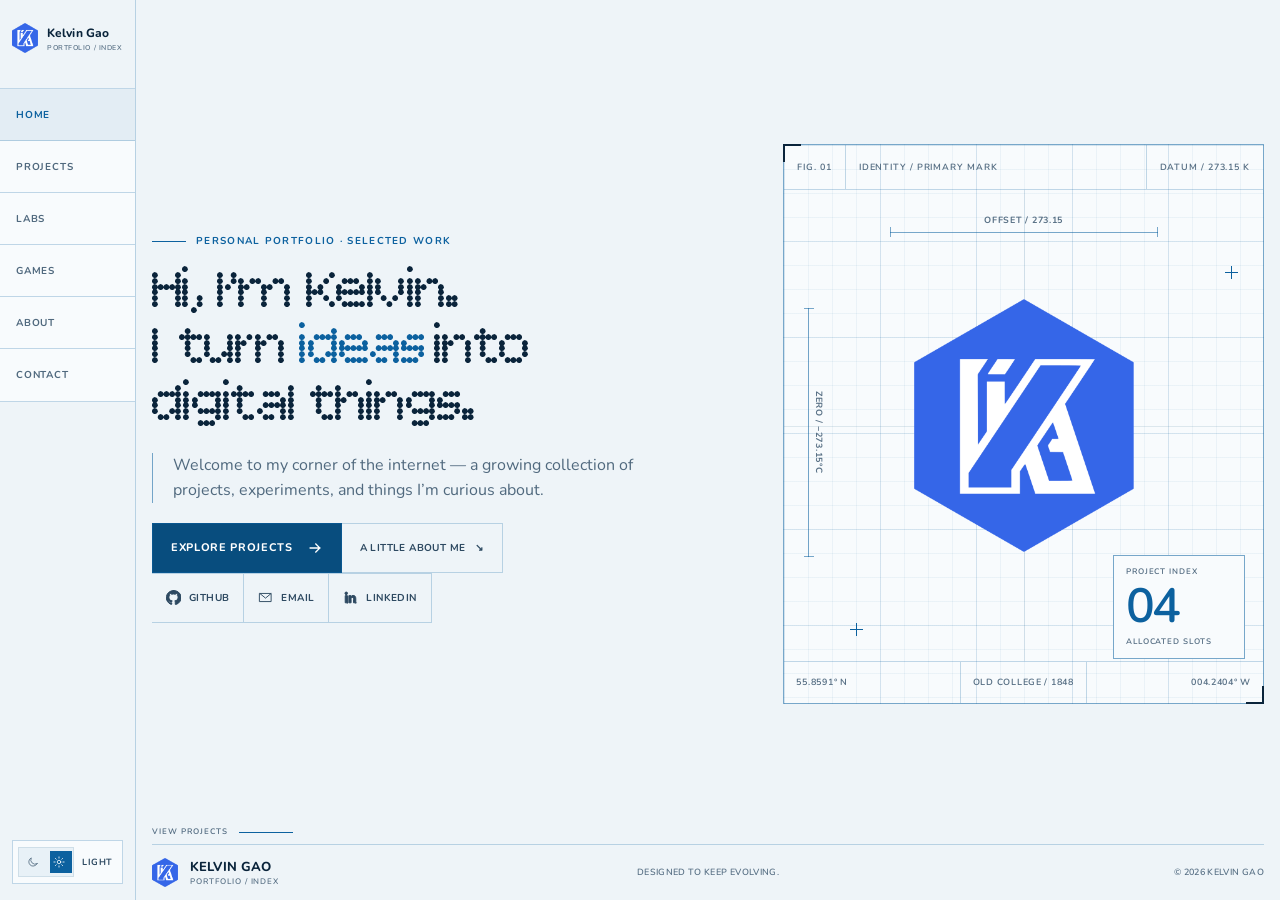
<file: index.html>
<!doctype html>
<html lang="en" data-theme="light">
  <head>
    <meta charset="UTF-8" />
    <meta name="viewport" content="width=device-width, initial-scale=1.0" />
    <meta
      name="description"
      content="Kelvin Gao's personal portfolio — selected projects, experiments, games, and ideas."
    />
    <meta property="og:title" content="Kelvin Gao — Portfolio" />
    <meta
      property="og:description"
      content="Selected projects, experiments, games, and ideas by Kelvin Gao."
    />
    <meta property="og:type" content="website" />
    <meta property="og:url" content="https://kelvingao.com/" />
    <meta name="theme-color" content="#eef4f8" />
    <title>Kelvin Gao — Portfolio</title>
    <link rel="canonical" href="https://kelvingao.com/" />
    <link rel="icon" href="assets/kg-logo-blue.png" type="image/png" />
    <link rel="preconnect" href="https://fonts.googleapis.com" />
    <link rel="preconnect" href="https://fonts.gstatic.com" crossorigin />
    <link
      rel="stylesheet"
      href="https://fonts.googleapis.com/css2?family=Bitcount+Prop+Single:wght@100..900&amp;family=Nunito:wght@200..1000&amp;display=swap"
    />
    <link rel="stylesheet" href="styles.css?v=blueprint-33" />
    <script>
      document.documentElement.classList.add("js");
      try {
        const savedTheme = localStorage.getItem("kelvin-theme");
        if (savedTheme === "light" || savedTheme === "dark") {
          document.documentElement.dataset.theme = savedTheme;
        }
      } catch (_) {
        // Light remains the default if storage is unavailable.
      }
    </script>
    <noscript>
      <style>
        .reveal { opacity: 1 !important; transform: none !important; }
        .hero-blueprint, .hero-copy { position: relative !important; top: auto !important; }
      </style>
    </noscript>
  </head>
  <body data-page="home">
    <a class="skip-link" href="#main-content">Skip to content</a>

    <header class="site-header" data-header>
      <div class="header-inner container">
        <a class="brand" href="index.html" aria-label="Kelvin Gao, home">
          <span class="logo-render logo-render--brand" aria-hidden="true">
            <img src="assets/kg-logo-blue.png" alt="" width="26" height="30" />
          </span>
          <span class="brand-copy">
            <strong>Kelvin Gao</strong>
            <small>Portfolio / Index</small>
          </span>
        </a>

        <nav class="main-nav" aria-label="Main navigation">
          <a class="is-active" href="index.html" data-page-link="home" aria-current="page">Home</a>
          <a href="projects.html" data-page-link="projects">Projects</a>
          <a href="simulations.html" data-page-link="labs">Labs</a>
          <a href="games.html" data-page-link="games">Games</a>
          <a href="about.html" data-page-link="about">About</a>
          <a href="contact.html" data-page-link="contact">Contact</a>
        </nav>

        <button
          class="theme-toggle"
          type="button"
          aria-label="Switch to dark theme"
          data-theme-toggle
        >
          <span class="theme-toggle__track" aria-hidden="true">
            <svg class="theme-icon theme-icon--moon" viewBox="0 0 24 24">
              <path d="M20.2 15.4A8.6 8.6 0 0 1 8.6 3.8 8.7 8.7 0 1 0 20.2 15.4Z" />
            </svg>
            <span class="theme-toggle__knob"></span>
            <svg class="theme-icon theme-icon--sun" viewBox="0 0 24 24">
              <circle cx="12" cy="12" r="3.5" />
              <path d="M12 2v2M12 20v2M4.9 4.9l1.4 1.4M17.7 17.7l1.4 1.4M2 12h2M20 12h2M4.9 19.1l1.4-1.4M17.7 6.3l1.4-1.4" />
            </svg>
          </span>
          <span class="theme-toggle__label">Light</span>
        </button>
      </div>
    </header>

    <main id="main-content">
      <section class="hero container" id="top" aria-labelledby="hero-title">
        <div class="hero-copy reveal">
          <div class="eyebrow">
            <span class="eyebrow-dot" aria-hidden="true"></span>
            Personal portfolio · Selected work
          </div>
          <h1 id="hero-title">
            Hi, I’m Kelvin.<br />
            I turn <span class="gradient-text">ideas</span> into<br />
            digital things.
          </h1>
          <p class="hero-intro">
            Welcome to my corner of the internet — a growing collection of
            projects, experiments, and things I’m curious about.
          </p>
          <div class="hero-actions">
            <a class="button button--primary" href="projects.html">
              Explore projects
              <svg viewBox="0 0 20 20" aria-hidden="true">
                <path d="M4 10h12M11 5l5 5-5 5" />
              </svg>
            </a>
            <a class="text-link" href="about.html">
              A little about me
              <span aria-hidden="true">↘</span>
            </a>
            <div class="hero-social-links" role="group" aria-label="Professional links">
              <a
                class="hero-social-link"
                href="https://github.com/kaionx6"
                target="_blank"
                rel="noopener noreferrer"
              >
                <svg viewBox="0 0 24 24" aria-hidden="true">
                  <path
                    d="M12 .7a11.5 11.5 0 0 0-3.64 22.41c.58.11.79-.25.79-.56v-2.02c-3.22.7-3.9-1.37-3.9-1.37-.53-1.34-1.29-1.7-1.29-1.7-1.05-.72.08-.71.08-.71 1.17.08 1.78 1.2 1.78 1.2 1.04 1.78 2.72 1.27 3.38.97.1-.75.41-1.27.74-1.56-2.57-.29-5.27-1.28-5.27-5.68 0-1.26.45-2.28 1.19-3.09-.12-.29-.52-1.47.11-3.05 0 0 .97-.31 3.16 1.18a10.9 10.9 0 0 1 5.75 0c2.19-1.49 3.16-1.18 3.16-1.18.63 1.58.23 2.76.11 3.05.74.81 1.19 1.83 1.19 3.09 0 4.41-2.71 5.38-5.29 5.67.42.36.79 1.07.79 2.16v3.21c0 .31.21.67.8.56A11.5 11.5 0 0 0 12 .7Z"
                  />
                </svg>
                GitHub
              </a>
              <a class="hero-social-link" href="mailto:kelvin.gao@ucdconnect.ie">
                <svg viewBox="0 0 24 24" aria-hidden="true">
                  <path d="M3 5.5h18v13H3zM3.5 6l8.5 7 8.5-7" />
                </svg>
                Email
              </a>
              <a
                class="hero-social-link"
                href="https://www.linkedin.com/in/kelvin-gao-a3883a34b/"
                target="_blank"
                rel="noopener noreferrer"
              >
                <svg viewBox="0 0 24 24" aria-hidden="true">
                  <path
                    d="M20.45 20.45h-3.56v-5.57c0-1.33-.02-3.04-1.85-3.04-1.85 0-2.14 1.45-2.14 2.94v5.67H9.35V9h3.41v1.56h.05c.47-.9 1.64-1.85 3.37-1.85 3.6 0 4.27 2.37 4.27 5.46v6.28ZM5.34 7.43a2.07 2.07 0 1 1 0-4.13 2.07 2.07 0 0 1 0 4.13ZM7.12 20.45H3.56V9h3.56v11.45Z"
                  />
                </svg>
                LinkedIn
              </a>
            </div>
          </div>
        </div>

        <div class="hero-blueprint reveal reveal--delay" aria-hidden="true">
          <div class="blueprint-caption">
            <span>FIG. 01</span>
            <span>IDENTITY / PRIMARY MARK</span>
            <span>DATUM / 273.15 K</span>
          </div>
          <div class="logo-plate">
            <span class="dimension dimension--horizontal">OFFSET / 273.15</span>
            <span class="dimension dimension--vertical">ZERO / −273.15°C</span>
            <span class="crosshair crosshair--one"></span>
            <span class="crosshair crosshair--two"></span>
            <span
              class="logo-render logo-render--hero"
              data-kelvin-easter-egg
            >
              <img src="assets/kg-logo-blue.png" alt="" width="220" height="254" />
            </span>
          </div>
          <div class="project-counter">
            <span class="project-counter__label">PROJECT INDEX</span>
            <strong>04</strong>
            <span class="project-counter__foot">ALLOCATED SLOTS</span>
          </div>
          <div class="blueprint-coordinates">
            <span>55.8591° N</span>
            <span>OLD COLLEGE / 1848</span>
            <span>004.2404° W</span>
          </div>
        </div>

        <a class="scroll-cue" href="projects.html" aria-label="Open the projects page">
          <span>View projects</span>
          <span class="scroll-cue__line" aria-hidden="true"></span>
        </a>
      </section>
    </main>

    <footer class="site-footer container">
      <a class="brand brand--footer" href="index.html" aria-label="Kelvin Gao, home">
        <span class="logo-render logo-render--brand" aria-hidden="true">
          <img src="assets/kg-logo-blue.png" alt="" width="26" height="30" />
        </span>
        <span class="brand-copy">
          <strong>Kelvin Gao</strong>
          <small>Portfolio / Index</small>
        </span>
      </a>
      <p>Designed to keep evolving.</p>
      <p>© <span data-year></span> Kelvin Gao</p>
    </footer>

    <script src="script.js?v=blueprint-12"></script>
  </body>
</html>
</file>
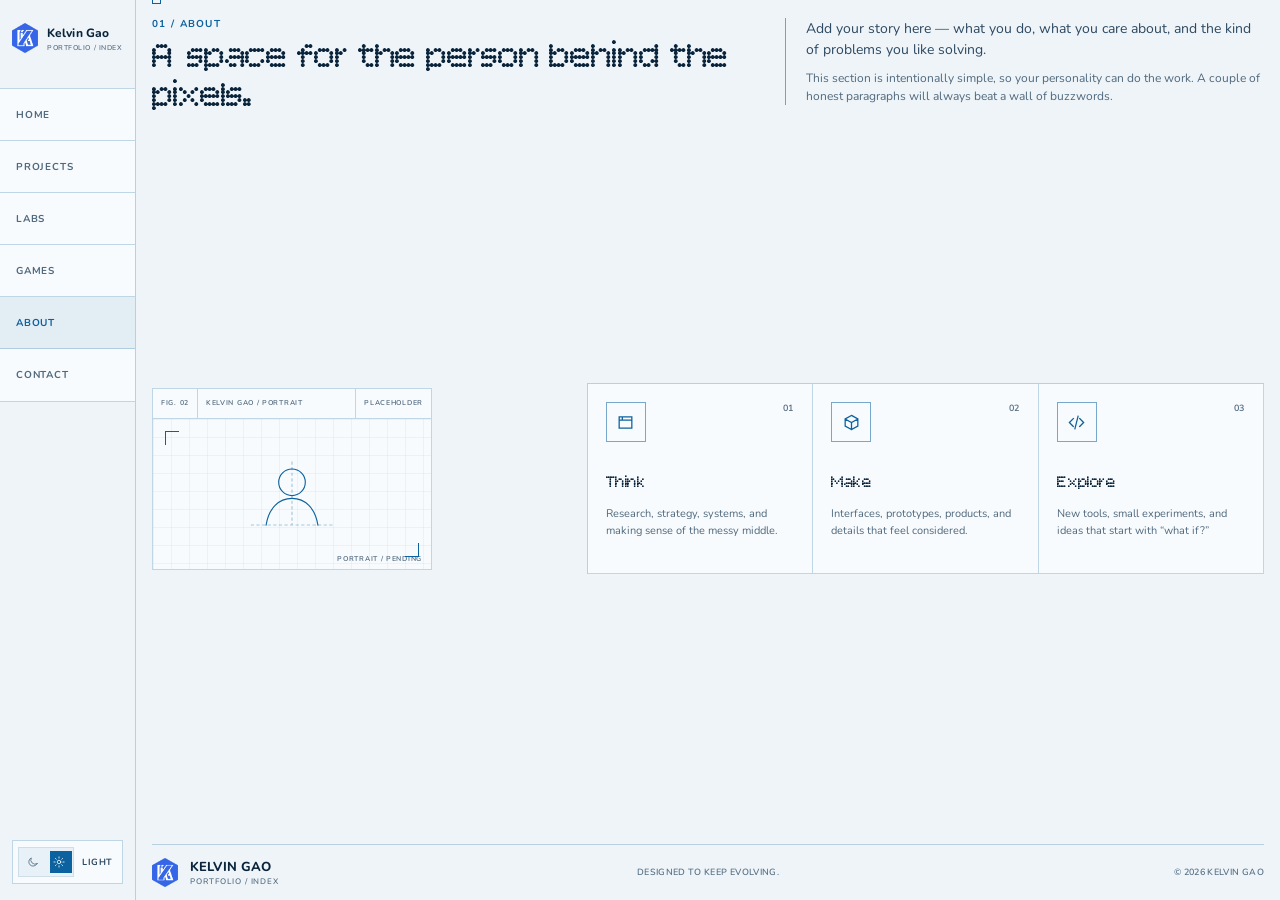
<file: about.html>
<!doctype html>
<html lang="en" data-theme="light">
  <head>
    <meta charset="UTF-8" />
    <meta name="viewport" content="width=device-width, initial-scale=1.0" />
    <meta
      name="description"
      content="Learn about Kelvin Gao, his approach, capabilities, and the person behind the projects."
    />
    <meta property="og:title" content="About — Kelvin Gao" />
    <meta
      property="og:description"
      content="Learn about Kelvin Gao, his approach, capabilities, and the person behind the projects."
    />
    <meta property="og:type" content="website" />
    <meta property="og:url" content="https://kelvingao.com/about.html" />
    <meta name="theme-color" content="#eef4f8" />
    <title>About — Kelvin Gao</title>
    <link rel="canonical" href="https://kelvingao.com/about.html" />
    <link rel="icon" href="assets/kg-logo-blue.png" type="image/png" />
    <link rel="preconnect" href="https://fonts.googleapis.com" />
    <link rel="preconnect" href="https://fonts.gstatic.com" crossorigin />
    <link
      rel="stylesheet"
      href="https://fonts.googleapis.com/css2?family=Bitcount+Prop+Single:wght@100..900&amp;family=Nunito:wght@200..1000&amp;display=swap"
    />
    <link rel="stylesheet" href="styles.css?v=blueprint-33" />
    <script>
      document.documentElement.classList.add("js");
      try {
        const savedTheme = localStorage.getItem("kelvin-theme");
        if (savedTheme === "light" || savedTheme === "dark") {
          document.documentElement.dataset.theme = savedTheme;
        }
      } catch (_) {
        // Light remains the default if storage is unavailable.
      }
    </script>
    <noscript>
      <style>
        .reveal { opacity: 1 !important; transform: none !important; }
      </style>
    </noscript>
  </head>
  <body data-page="about">
    <a class="skip-link" href="#main-content">Skip to content</a>

    <header class="site-header" data-header>
      <div class="header-inner container">
        <a class="brand" href="index.html" aria-label="Kelvin Gao, home">
          <span class="logo-render logo-render--brand" aria-hidden="true">
            <img src="assets/kg-logo-blue.png" alt="" width="26" height="30" />
          </span>
          <span class="brand-copy">
            <strong>Kelvin Gao</strong>
            <small>Portfolio / Index</small>
          </span>
        </a>

        <nav class="main-nav" aria-label="Main navigation">
          <a href="index.html" data-page-link="home">Home</a>
          <a href="projects.html" data-page-link="projects">Projects</a>
          <a href="simulations.html" data-page-link="labs">Labs</a>
          <a href="games.html" data-page-link="games">Games</a>
          <a class="is-active" href="about.html" data-page-link="about" aria-current="page">About</a>
          <a href="contact.html" data-page-link="contact">Contact</a>
        </nav>

        <button
          class="theme-toggle"
          type="button"
          aria-label="Switch to dark theme"
          data-theme-toggle
        >
          <span class="theme-toggle__track" aria-hidden="true">
            <svg class="theme-icon theme-icon--moon" viewBox="0 0 24 24">
              <path d="M20.2 15.4A8.6 8.6 0 0 1 8.6 3.8 8.7 8.7 0 1 0 20.2 15.4Z" />
            </svg>
            <span class="theme-toggle__knob"></span>
            <svg class="theme-icon theme-icon--sun" viewBox="0 0 24 24">
              <circle cx="12" cy="12" r="3.5" />
              <path d="M12 2v2M12 20v2M4.9 4.9l1.4 1.4M17.7 17.7l1.4 1.4M2 12h2M20 12h2M4.9 19.1l1.4-1.4M17.7 6.3l1.4-1.4" />
            </svg>
          </span>
          <span class="theme-toggle__label">Light</span>
        </button>
      </div>
    </header>

    <main class="page-main" id="main-content">
      <section class="about section container" id="about" aria-labelledby="about-title">
        <div class="about-grid">
          <div class="about-intro reveal">
            <p class="section-kicker">01 / About</p>
            <h1 id="about-title">A space for the person behind the pixels.</h1>
          </div>
          <div class="about-copy reveal reveal--delay">
            <p class="about-lead">
              Add your story here — what you do, what you care about, and the
              kind of problems you like solving.
            </p>
            <p>
              This section is intentionally simple, so your personality can do
              the work. A couple of honest paragraphs will always beat a wall of
              buzzwords.
            </p>
          </div>
        </div>

        <figure class="about-photo reveal" aria-labelledby="about-photo-caption">
          <figcaption class="blueprint-caption" id="about-photo-caption">
            <span>FIG. 02</span>
            <span>KELVIN GAO / PORTRAIT</span>
            <span>PLACEHOLDER</span>
          </figcaption>
          <div
            class="about-photo__viewport about-photo__placeholder"
            role="img"
            aria-label="Placeholder for a future portrait of Kelvin Gao"
          >
            <svg
              class="about-photo__glyph"
              viewBox="0 0 160 110"
              aria-hidden="true"
              focusable="false"
            >
              <path class="about-photo__datum" d="M80 10v90M22 100h116" />
              <circle cx="80" cy="39" r="19" />
              <path d="M43 100c4-24 18-38 37-38s33 14 37 38" />
            </svg>
            <span class="about-photo__label" aria-hidden="true">PORTRAIT / PENDING</span>
          </div>
        </figure>

        <div class="capability-grid reveal">
          <article class="capability-card">
            <div class="capability-icon" aria-hidden="true">
              <svg viewBox="0 0 24 24"><path d="M4 5h16v14H4zM4 9h16M8 5v4" /></svg>
            </div>
            <span class="capability-number">01</span>
            <h3>Think</h3>
            <p>Research, strategy, systems, and making sense of the messy middle.</p>
          </article>
          <article class="capability-card">
            <div class="capability-icon" aria-hidden="true">
              <svg viewBox="0 0 24 24"><path d="m12 3 8 4.5v9L12 21l-8-4.5v-9L12 3ZM4 7.5l8 4.5 8-4.5M12 12v9" /></svg>
            </div>
            <span class="capability-number">02</span>
            <h3>Make</h3>
            <p>Interfaces, prototypes, products, and details that feel considered.</p>
          </article>
          <article class="capability-card">
            <div class="capability-icon" aria-hidden="true">
              <svg viewBox="0 0 24 24"><path d="M8 7 3 12l5 5M16 7l5 5-5 5M14 4l-4 16" /></svg>
            </div>
            <span class="capability-number">03</span>
            <h3>Explore</h3>
            <p>New tools, small experiments, and ideas that start with “what if?”</p>
          </article>
        </div>
      </section>
    </main>

    <footer class="site-footer container">
      <a class="brand brand--footer" href="index.html" aria-label="Kelvin Gao, home">
        <span class="logo-render logo-render--brand" aria-hidden="true">
          <img src="assets/kg-logo-blue.png" alt="" width="26" height="30" />
        </span>
        <span class="brand-copy">
          <strong>Kelvin Gao</strong>
          <small>Portfolio / Index</small>
        </span>
      </a>
      <p>Designed to keep evolving.</p>
      <p>© <span data-year></span> Kelvin Gao</p>
    </footer>

    <script src="script.js?v=blueprint-12"></script>
  </body>
</html>
</file>
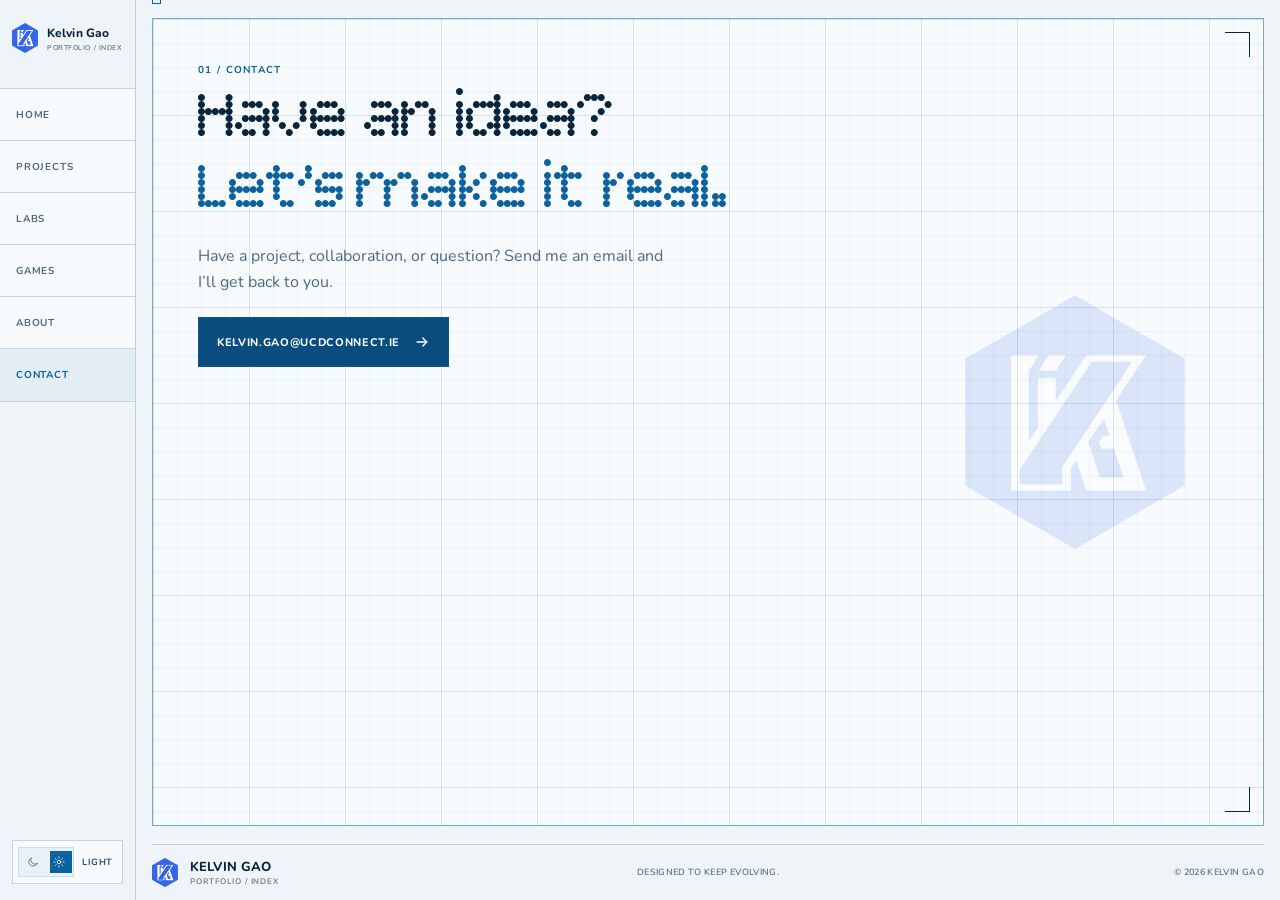
<file: contact.html>
<!doctype html>
<html lang="en" data-theme="light">
  <head>
    <meta charset="UTF-8" />
    <meta name="viewport" content="width=device-width, initial-scale=1.0" />
    <meta
      name="description"
      content="Contact Kelvin Gao about a project, collaboration, or question."
    />
    <meta property="og:title" content="Contact — Kelvin Gao" />
    <meta
      property="og:description"
      content="Contact Kelvin Gao about a project, collaboration, or question."
    />
    <meta property="og:type" content="website" />
    <meta property="og:url" content="https://kelvingao.com/contact.html" />
    <meta name="theme-color" content="#eef4f8" />
    <title>Contact — Kelvin Gao</title>
    <link rel="canonical" href="https://kelvingao.com/contact.html" />
    <link rel="icon" href="assets/kg-logo-blue.png" type="image/png" />
    <link rel="preconnect" href="https://fonts.googleapis.com" />
    <link rel="preconnect" href="https://fonts.gstatic.com" crossorigin />
    <link
      rel="stylesheet"
      href="https://fonts.googleapis.com/css2?family=Bitcount+Prop+Single:wght@100..900&amp;family=Nunito:wght@200..1000&amp;display=swap"
    />
    <link rel="stylesheet" href="styles.css?v=blueprint-33" />
    <script>
      document.documentElement.classList.add("js");
      try {
        const savedTheme = localStorage.getItem("kelvin-theme");
        if (savedTheme === "light" || savedTheme === "dark") {
          document.documentElement.dataset.theme = savedTheme;
        }
      } catch (_) {
        // Light remains the default if storage is unavailable.
      }
    </script>
    <noscript>
      <style>
        .reveal { opacity: 1 !important; transform: none !important; }
      </style>
    </noscript>
  </head>
  <body data-page="contact">
    <a class="skip-link" href="#main-content">Skip to content</a>

    <header class="site-header" data-header>
      <div class="header-inner container">
        <a class="brand" href="index.html" aria-label="Kelvin Gao, home">
          <span class="logo-render logo-render--brand" aria-hidden="true">
            <img src="assets/kg-logo-blue.png" alt="" width="26" height="30" />
          </span>
          <span class="brand-copy">
            <strong>Kelvin Gao</strong>
            <small>Portfolio / Index</small>
          </span>
        </a>

        <nav class="main-nav" aria-label="Main navigation">
          <a href="index.html" data-page-link="home">Home</a>
          <a href="projects.html" data-page-link="projects">Projects</a>
          <a href="simulations.html" data-page-link="labs">Labs</a>
          <a href="games.html" data-page-link="games">Games</a>
          <a href="about.html" data-page-link="about">About</a>
          <a class="is-active" href="contact.html" data-page-link="contact" aria-current="page">Contact</a>
        </nav>

        <button
          class="theme-toggle"
          type="button"
          aria-label="Switch to dark theme"
          data-theme-toggle
        >
          <span class="theme-toggle__track" aria-hidden="true">
            <svg class="theme-icon theme-icon--moon" viewBox="0 0 24 24">
              <path d="M20.2 15.4A8.6 8.6 0 0 1 8.6 3.8 8.7 8.7 0 1 0 20.2 15.4Z" />
            </svg>
            <span class="theme-toggle__knob"></span>
            <svg class="theme-icon theme-icon--sun" viewBox="0 0 24 24">
              <circle cx="12" cy="12" r="3.5" />
              <path d="M12 2v2M12 20v2M4.9 4.9l1.4 1.4M17.7 17.7l1.4 1.4M2 12h2M20 12h2M4.9 19.1l1.4-1.4M17.7 6.3l1.4-1.4" />
            </svg>
          </span>
          <span class="theme-toggle__label">Light</span>
        </button>
      </div>
    </header>

    <main class="page-main" id="main-content">
      <section class="contact section container" id="contact" aria-labelledby="contact-title">
        <div class="contact-card reveal">
          <div class="contact-grid" aria-hidden="true"></div>
          <p class="section-kicker">01 / Contact</p>
          <h1 id="contact-title">Have an idea?<br /><span>Let’s make it real.</span></h1>
          <p>
            Have a project, collaboration, or question? Send me an email and
            I’ll get back to you.
          </p>
          <a class="button button--light" href="mailto:kelvin.gao@ucdconnect.ie">
            kelvin.gao@ucdconnect.ie
            <svg viewBox="0 0 20 20" aria-hidden="true">
              <path d="M4 10h12M11 5l5 5-5 5" />
            </svg>
          </a>
          <span class="logo-render logo-render--contact" aria-hidden="true">
            <img src="assets/kg-logo-blue.png" alt="" width="220" height="254" />
          </span>
        </div>
      </section>
    </main>

    <footer class="site-footer container">
      <a class="brand brand--footer" href="index.html" aria-label="Kelvin Gao, home">
        <span class="logo-render logo-render--brand" aria-hidden="true">
          <img src="assets/kg-logo-blue.png" alt="" width="26" height="30" />
        </span>
        <span class="brand-copy">
          <strong>Kelvin Gao</strong>
          <small>Portfolio / Index</small>
        </span>
      </a>
      <p>Designed to keep evolving.</p>
      <p>© <span data-year></span> Kelvin Gao</p>
    </footer>

    <script src="script.js?v=blueprint-12"></script>
  </body>
</html>
</file>
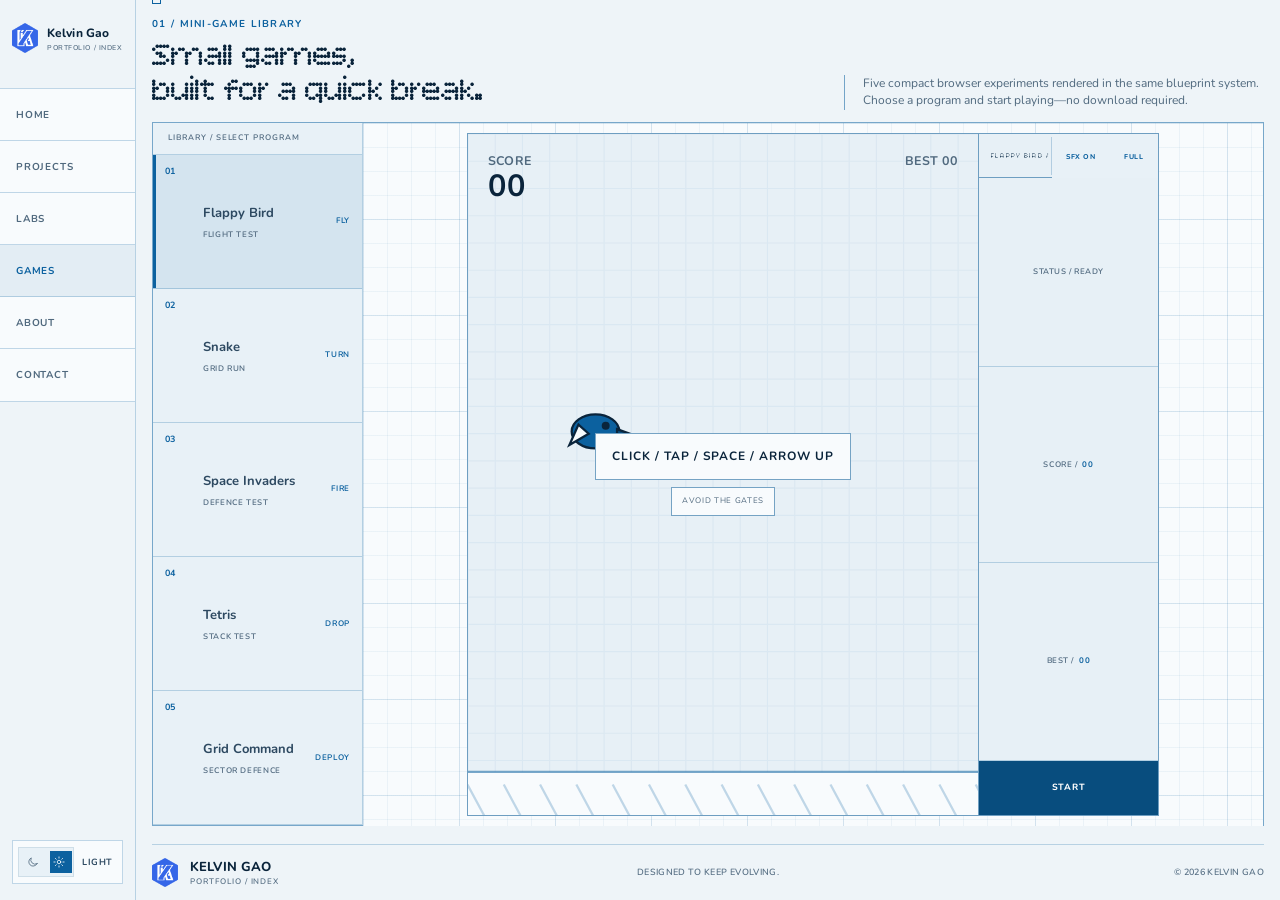
<file: games.html>
<!doctype html>
<html lang="en" data-theme="light">
  <head>
    <meta charset="UTF-8" />
    <meta name="viewport" content="width=device-width, initial-scale=1.0" />
    <meta
      name="description"
      content="Play Kelvin Gao's small collection of browser game experiments."
    />
    <meta property="og:title" content="Games — Kelvin Gao" />
    <meta
      property="og:description"
      content="A compact library of playable browser experiments by Kelvin Gao."
    />
    <meta property="og:type" content="website" />
    <meta property="og:url" content="https://kelvingao.com/games.html" />
    <meta name="theme-color" content="#eef4f8" />
    <title>Games — Kelvin Gao</title>
    <link rel="canonical" href="https://kelvingao.com/games.html" />
    <link rel="icon" href="assets/kg-logo-blue.png" type="image/png" />
    <link rel="preconnect" href="https://fonts.googleapis.com" />
    <link rel="preconnect" href="https://fonts.gstatic.com" crossorigin />
    <link
      rel="stylesheet"
      href="https://fonts.googleapis.com/css2?family=Bitcount+Prop+Single:wght@100..900&amp;family=Nunito:wght@200..1000&amp;display=swap"
    />
    <link rel="stylesheet" href="styles.css?v=blueprint-33" />
    <script>
      document.documentElement.classList.add("js");
      try {
        const savedTheme = localStorage.getItem("kelvin-theme");
        if (savedTheme === "light" || savedTheme === "dark") {
          document.documentElement.dataset.theme = savedTheme;
        }
      } catch (_) {
        // Light remains the default if storage is unavailable.
      }
    </script>
    <noscript>
      <style>
        .reveal { opacity: 1 !important; transform: none !important; }
        .game-library { display: block !important; }
        .game-library__index, .game-console { display: none !important; }
        .game-noscript { display: block !important; }
      </style>
    </noscript>
  </head>
  <body data-page="games">
    <a class="skip-link" href="#main-content">Skip to content</a>

    <header class="site-header" data-header>
      <div class="header-inner container">
        <a class="brand" href="index.html" aria-label="Kelvin Gao, home">
          <span class="logo-render logo-render--brand" aria-hidden="true">
            <img src="assets/kg-logo-blue.png" alt="" width="26" height="30" />
          </span>
          <span class="brand-copy">
            <strong>Kelvin Gao</strong>
            <small>Portfolio / Index</small>
          </span>
        </a>

        <nav class="main-nav" aria-label="Main navigation">
          <a href="index.html" data-page-link="home">Home</a>
          <a href="projects.html" data-page-link="projects">Projects</a>
          <a href="simulations.html" data-page-link="labs">Labs</a>
          <a class="is-active" href="games.html" data-page-link="games" aria-current="page">Games</a>
          <a href="about.html" data-page-link="about">About</a>
          <a href="contact.html" data-page-link="contact">Contact</a>
        </nav>

        <button
          class="theme-toggle"
          type="button"
          aria-label="Switch to dark theme"
          data-theme-toggle
        >
          <span class="theme-toggle__track" aria-hidden="true">
            <svg class="theme-icon theme-icon--moon" viewBox="0 0 24 24">
              <path d="M20.2 15.4A8.6 8.6 0 0 1 8.6 3.8 8.7 8.7 0 1 0 20.2 15.4Z" />
            </svg>
            <span class="theme-toggle__knob"></span>
            <svg class="theme-icon theme-icon--sun" viewBox="0 0 24 24">
              <circle cx="12" cy="12" r="3.5" />
              <path d="M12 2v2M12 20v2M4.9 4.9l1.4 1.4M17.7 17.7l1.4 1.4M2 12h2M20 12h2M4.9 19.1l1.4-1.4M17.7 6.3l1.4-1.4" />
            </svg>
          </span>
          <span class="theme-toggle__label">Light</span>
        </button>
      </div>
    </header>

    <main class="page-main" id="main-content">
      <section class="games section container" id="games" aria-labelledby="games-title">
        <div class="section-heading reveal">
          <div>
            <p class="section-kicker">01 / Mini-game library</p>
            <h1 id="games-title">Small games,<br />built for a quick break.</h1>
          </div>
          <p class="section-description">
            Five compact browser experiments rendered in the same blueprint
            system. Choose a program and start playing—no download required.
          </p>
        </div>

        <p class="game-noscript">
          JavaScript is required to run the mini-game library.
        </p>

        <div class="game-library reveal">
          <div
            class="game-library__index"
            role="tablist"
            aria-label="Game library"
            aria-orientation="vertical"
            data-game-tabs
          >
            <p class="game-library__label" aria-hidden="true">LIBRARY / SELECT PROGRAM</p>
            <button
              class="game-entry is-active"
              id="game-tab-flappy"
              type="button"
              role="tab"
              aria-selected="true"
              aria-controls="game-panel-flappy"
              tabindex="0"
              data-game-tab
            >
              <span class="game-entry__number">01</span>
              <span class="game-entry__copy">
                <strong>Flappy Bird</strong>
                <small>Flight test</small>
              </span>
              <i aria-hidden="true">FLY</i>
            </button>
            <button
              class="game-entry"
              id="game-tab-snake"
              type="button"
              role="tab"
              aria-selected="false"
              aria-controls="game-panel-snake"
              tabindex="-1"
              data-game-tab
            >
              <span class="game-entry__number">02</span>
              <span class="game-entry__copy">
                <strong>Snake</strong>
                <small>Grid run</small>
              </span>
              <i aria-hidden="true">TURN</i>
            </button>
            <button
              class="game-entry"
              id="game-tab-invaders"
              type="button"
              role="tab"
              aria-selected="false"
              aria-controls="game-panel-invaders"
              tabindex="-1"
              data-game-tab
            >
              <span class="game-entry__number">03</span>
              <span class="game-entry__copy">
                <strong>Space Invaders</strong>
                <small>Defence test</small>
              </span>
              <i aria-hidden="true">FIRE</i>
            </button>
            <button
              class="game-entry"
              id="game-tab-tetris"
              type="button"
              role="tab"
              aria-selected="false"
              aria-controls="game-panel-tetris"
              tabindex="-1"
              data-game-tab
            >
              <span class="game-entry__number">04</span>
              <span class="game-entry__copy">
                <strong>Tetris</strong>
                <small>Stack test</small>
              </span>
              <i aria-hidden="true">DROP</i>
            </button>
            <button
              class="game-entry"
              id="game-tab-garden"
              type="button"
              role="tab"
              aria-selected="false"
              aria-controls="game-panel-garden"
              tabindex="-1"
              data-game-tab
            >
              <span class="game-entry__number">05</span>
              <span class="game-entry__copy">
                <strong>Grid Command</strong>
                <small>Sector defence</small>
              </span>
              <i aria-hidden="true">DEPLOY</i>
            </button>
          </div>

          <article
            class="game-console is-active"
            id="game-panel-flappy"
            role="tabpanel"
            aria-labelledby="game-tab-flappy"
            tabindex="0"
            data-game-panel
            data-flappy-game
          >
            <div class="game-window">
              <header class="game-window__bar">
                <span class="window-dots" aria-hidden="true"><i></i><i></i><i></i></span>
                <h2>FLAPPY BIRD / QUICK DEMO</h2>
                <span class="game-build-label">BUILD 001</span>
                <button
                  class="game-sound-toggle"
                  type="button"
                  data-game-sound
                  aria-label="Turn game sounds off"
                  aria-pressed="true"
                >
                  <span data-game-sound-label>SFX ON</span>
                </button>
                <button
                  class="game-fullscreen-toggle"
                  type="button"
                  data-game-fullscreen
                  aria-label="Enter fullscreen for Flappy Bird"
                  aria-pressed="false"
                >
                  <span data-game-fullscreen-label>FULL</span>
                </button>
              </header>
              <div
                class="game-stage flappy-stage"
                data-flappy-stage
                tabindex="0"
                role="region"
                aria-label="Flappy Bird game"
                aria-describedby="flappy-help"
                aria-keyshortcuts="Space ArrowUp W P"
              >
                <canvas data-flappy-canvas width="420" height="560" aria-hidden="true"></canvas>
                <div class="game-overlay" data-flappy-overlay>
                  <strong data-flappy-message>READY TO FLY</strong>
                  <span>AVOID THE GATES</span>
                </div>
              </div>
              <footer class="game-window__footer">
                <span class="game-state" data-flappy-state>STATUS / READY</span>
                <div class="game-scores">
                  <output aria-label="Current score">SCORE / <b data-flappy-score>00</b></output>
                  <output aria-label="Best score">BEST / <b data-flappy-best>00</b></output>
                </div>
                <button type="button" data-flappy-action>START</button>
              </footer>
            </div>
            <p id="flappy-help" class="visually-hidden">
              Press Start, then use Space, Arrow Up, W, click, or tap to flap.
              Avoid the barriers. Press P or the game button to pause.
            </p>
            <p class="visually-hidden" data-flappy-announcement aria-live="polite"></p>
          </article>

          <article
            class="game-console"
            id="game-panel-snake"
            role="tabpanel"
            aria-labelledby="game-tab-snake"
            tabindex="0"
            hidden
            data-game-panel
            data-snake-game
          >
            <div class="game-window">
              <header class="game-window__bar">
                <span class="window-dots" aria-hidden="true"><i></i><i></i><i></i></span>
                <h2>SNAKE / GRID RUN</h2>
                <span class="game-build-label">BUILD 002</span>
                <button
                  class="game-sound-toggle"
                  type="button"
                  data-game-sound
                  aria-label="Turn game sounds off"
                  aria-pressed="true"
                >
                  <span data-game-sound-label>SFX ON</span>
                </button>
                <button
                  class="game-fullscreen-toggle"
                  type="button"
                  data-game-fullscreen
                  aria-label="Enter fullscreen for Snake"
                  aria-pressed="false"
                >
                  <span data-game-fullscreen-label>FULL</span>
                </button>
              </header>
              <div
                class="game-stage snake-stage"
                data-snake-stage
                tabindex="0"
                role="region"
                aria-label="Snake game"
                aria-describedby="snake-help"
                aria-keyshortcuts="ArrowUp ArrowDown ArrowLeft ArrowRight W A S D P"
              >
                <canvas data-snake-canvas width="600" height="600" aria-hidden="true"></canvas>
                <div class="game-overlay" data-snake-overlay>
                  <strong data-snake-message>READY TO GROW</strong>
                  <span>ARROWS / WASD / SWIPE</span>
                </div>
              </div>
              <footer class="game-window__footer">
                <span class="game-state" data-snake-state>STATUS / READY</span>
                <div class="game-scores">
                  <output aria-label="Current score">SCORE / <b data-snake-score>00</b></output>
                  <output aria-label="Best score">BEST / <b data-snake-best>00</b></output>
                </div>
                <button type="button" data-snake-action>START</button>
              </footer>
            </div>
            <p id="snake-help" class="visually-hidden">
              Press Start, then steer with the arrow keys, WASD, or a swipe.
              Press P or the game button to pause.
            </p>
            <p class="visually-hidden" data-snake-announcement aria-live="polite"></p>
          </article>

          <article
            class="game-console"
            id="game-panel-invaders"
            role="tabpanel"
            aria-labelledby="game-tab-invaders"
            tabindex="0"
            hidden
            data-game-panel
            data-invaders-game
          >
            <div class="game-window">
              <header class="game-window__bar">
                <span class="window-dots" aria-hidden="true"><i></i><i></i><i></i></span>
                <h2>SPACE INVADERS / DEFENCE TEST</h2>
                <span class="game-build-label">BUILD 003</span>
                <button
                  class="game-sound-toggle"
                  type="button"
                  data-game-sound
                  aria-label="Turn game sounds off"
                  aria-pressed="true"
                >
                  <span data-game-sound-label>SFX ON</span>
                </button>
                <button
                  class="game-fullscreen-toggle"
                  type="button"
                  data-game-fullscreen
                  aria-label="Enter fullscreen for Space Invaders"
                  aria-pressed="false"
                >
                  <span data-game-fullscreen-label>FULL</span>
                </button>
              </header>
              <div
                class="game-stage invaders-stage"
                data-invaders-stage
                tabindex="0"
                role="region"
                aria-label="Space Invaders game"
                aria-describedby="invaders-help"
              >
                <canvas data-invaders-canvas width="640" height="720" aria-hidden="true"></canvas>
                <div class="game-overlay" data-invaders-overlay>
                  <strong data-invaders-message>DEFENCE GRID READY</strong>
                  <span>MOVE / AIM / FIRE</span>
                </div>
              </div>
              <footer class="game-window__footer">
                <span class="game-state" data-invaders-state>STATUS / READY</span>
                <div class="game-scores">
                  <output aria-label="Current score">SCORE / <b data-invaders-score>00</b></output>
                  <output aria-label="Best score">BEST / <b data-invaders-best>00</b></output>
                </div>
                <button type="button" data-invaders-action>START</button>
              </footer>
            </div>
            <p id="invaders-help" class="visually-hidden">
              Press Start. Move with A and D or the left and right arrows. Fire
              with Space, W, Arrow Up, click, or tap. Press P to pause.
            </p>
            <p class="visually-hidden" data-invaders-announcement aria-live="polite"></p>
          </article>

          <article
            class="game-console"
            id="game-panel-tetris"
            role="tabpanel"
            aria-labelledby="game-tab-tetris"
            tabindex="0"
            hidden
            data-game-panel
            data-tetris-game
          >
            <div class="game-window tetris-window">
              <header class="game-window__bar">
                <span class="window-dots" aria-hidden="true"><i></i><i></i><i></i></span>
                <h2>TETRIS / STACK TEST</h2>
                <span class="game-build-label">BUILD 004</span>
                <button
                  class="game-sound-toggle"
                  type="button"
                  data-game-sound
                  aria-label="Turn game sounds off"
                  aria-pressed="true"
                >
                  <span data-game-sound-label>SFX ON</span>
                </button>
                <button
                  class="game-fullscreen-toggle"
                  type="button"
                  data-game-fullscreen
                  aria-label="Enter fullscreen for Tetris"
                  aria-pressed="false"
                >
                  <span data-game-fullscreen-label>FULL</span>
                </button>
              </header>
              <div
                class="game-stage tetris-stage"
                data-tetris-stage
                tabindex="0"
                role="region"
                aria-label="Tetris game"
                aria-describedby="tetris-help"
                aria-keyshortcuts="ArrowLeft ArrowRight ArrowDown ArrowUp A D S W X Space C Shift P"
              >
                <canvas data-tetris-canvas width="500" height="600" aria-hidden="true"></canvas>
                <div class="game-overlay" data-tetris-overlay>
                  <strong data-tetris-message>READY TO STACK</strong>
                  <span>SWIPE TO MOVE / TAP TO ROTATE</span>
                </div>
              </div>
              <div class="tetris-mobile-previews" aria-label="Tetris piece and level information">
                <button
                  class="tetris-mini-preview tetris-mini-preview--hold"
                  type="button"
                  data-tetris-hold
                  disabled
                >
                  <span>HOLD</span>
                  <canvas data-tetris-hold-canvas width="96" height="96" aria-hidden="true"></canvas>
                  <output class="visually-hidden">Held piece: <b data-tetris-held-piece>empty</b></output>
                </button>
                <div class="tetris-mini-preview">
                  <span>NEXT</span>
                  <canvas data-tetris-next-canvas width="96" height="96" aria-hidden="true"></canvas>
                  <output class="visually-hidden">Next piece: <b data-tetris-next-piece>unknown</b></output>
                </div>
                <output>LEVEL <b data-tetris-level>01</b></output>
                <output>LINES <b data-tetris-lines>00</b></output>
              </div>
              <footer class="game-window__footer tetris-footer">
                <span class="game-state" data-tetris-state>STATUS / READY</span>
                <div class="game-scores">
                  <output aria-label="Current score">SCORE / <b data-tetris-score>00</b></output>
                  <output aria-label="Best score">BEST / <b data-tetris-best>00</b></output>
                </div>
                <button type="button" data-tetris-hold disabled>HOLD</button>
                <button type="button" data-tetris-action>START</button>
              </footer>
            </div>
            <p id="tetris-help" class="visually-hidden">
              Press Start. Move with Left and Right or A and D. Soft drop with
              Down or S, and hard drop with Space. Rotate with Up, W, X, or a
              tap. Swipe sideways to move and swipe down to drop. Press C,
              Shift, or the Hold button to store one piece per turn. Press P or
              the game button to pause.
            </p>
            <p class="visually-hidden" data-tetris-announcement aria-live="polite"></p>
          </article>

          <article
            class="game-console"
            id="game-panel-garden"
            role="tabpanel"
            aria-labelledby="game-tab-garden"
            tabindex="0"
            hidden
            data-game-panel
            data-garden-game
          >
            <div class="game-window garden-window">
              <header class="game-window__bar">
                <span class="window-dots" aria-hidden="true"><i></i><i></i><i></i></span>
                <h2>GRID COMMAND / SECTOR DEFENCE</h2>
                <span class="game-build-label">BUILD 013</span>
                <button
                  class="game-sound-toggle"
                  type="button"
                  data-game-sound
                  aria-label="Turn game sounds off"
                  aria-pressed="true"
                >
                  <span data-game-sound-label>SFX ON</span>
                </button>
                <button
                  class="game-fullscreen-toggle"
                  type="button"
                  data-game-fullscreen
                  aria-label="Enter fullscreen for Grid Command"
                  aria-pressed="false"
                >
                  <span data-game-fullscreen-label>FULL</span>
                </button>
              </header>
              <div
                class="game-stage garden-stage"
                data-garden-stage
                tabindex="0"
                role="application"
                aria-label="Grid Command sector defence game"
                aria-describedby="garden-help"
                aria-keyshortcuts="1 2 3 4 5 6 7 8 9 0 - = ArrowUp ArrowDown ArrowLeft ArrowRight Enter Space Delete R P"
              >
                <canvas
                  data-garden-canvas
                  width="900"
                  height="600"
                  aria-hidden="true"
                ></canvas>
                <div
                  class="garden-toolbar"
                  role="toolbar"
                  aria-orientation="horizontal"
                  aria-label="Grid Command unit selection"
                  data-garden-toolbar
                >
                  <div class="garden-unit-strip" data-garden-unit-strip>
                    <button
                      class="garden-unit-card"
                      type="button"
                      data-garden-unit="pulse"
                      data-garden-new
                      data-unlock-level="01"
                      aria-pressed="false"
                      aria-label="Select Sentry Cannon, 100 supply"
                    >
                      <span aria-hidden="true">SC</span>
                      <strong>SENTRY</strong>
                      <small>100 SP</small>
                      <i data-garden-cooldown aria-hidden="true"></i>
                    </button>
                    <button
                      class="garden-unit-card"
                      type="button"
                      data-garden-unit="lumen"
                      data-garden-locked
                      data-unlock-level="02"
                      aria-pressed="false"
                      aria-disabled="true"
                      aria-label="Supply Relay, locked until level 2"
                    >
                      <span aria-hidden="true">SR</span>
                      <strong>SUPPLY</strong>
                      <small>LOCK / L02</small>
                      <i data-garden-cooldown aria-hidden="true"></i>
                    </button>
                    <button
                      class="garden-unit-card"
                      type="button"
                      data-garden-unit="mine"
                      data-garden-locked
                      data-unlock-level="03"
                      aria-pressed="false"
                      aria-disabled="true"
                      aria-label="Proximity Mine, locked until level 3"
                    >
                      <span aria-hidden="true">PM</span>
                      <strong>MINE</strong>
                      <small>LOCK / L03</small>
                      <i data-garden-cooldown aria-hidden="true"></i>
                    </button>
                    <button
                      class="garden-unit-card"
                      type="button"
                      data-garden-unit="bulwark"
                      data-garden-locked
                      data-unlock-level="04"
                      aria-pressed="false"
                      aria-disabled="true"
                      aria-label="Field Barrier, locked until level 4"
                    >
                      <span aria-hidden="true">FB</span>
                      <strong>BARRIER</strong>
                      <small>LOCK / L04</small>
                      <i data-garden-cooldown aria-hidden="true"></i>
                    </button>
                    <button
                      class="garden-unit-card"
                      type="button"
                      data-garden-unit="frost"
                      data-garden-locked
                      data-unlock-level="05"
                      aria-pressed="false"
                      aria-disabled="true"
                      aria-label="Cryo Turret, locked until level 5"
                    >
                      <span aria-hidden="true">CT</span>
                      <strong>CRYO</strong>
                      <small>LOCK / L05</small>
                      <i data-garden-cooldown aria-hidden="true"></i>
                    </button>
                    <button
                      class="garden-unit-card"
                      type="button"
                      data-garden-unit="burst"
                      data-garden-locked
                      data-unlock-level="06"
                      aria-pressed="false"
                      aria-disabled="true"
                      aria-label="Twin Cannon, locked until level 6"
                    >
                      <span aria-hidden="true">TC</span>
                      <strong>TWIN</strong>
                      <small>LOCK / L06</small>
                      <i data-garden-cooldown aria-hidden="true"></i>
                    </button>
                    <button
                      class="garden-unit-card"
                      type="button"
                      data-garden-unit="nova"
                      data-garden-locked
                      data-unlock-level="07"
                      aria-pressed="false"
                      aria-disabled="true"
                      aria-label="Demolition Charge, locked until level 7"
                    >
                      <span aria-hidden="true">DC</span>
                      <strong>DEMO</strong>
                      <small>LOCK / L07</small>
                      <i data-garden-cooldown aria-hidden="true"></i>
                    </button>
                    <button
                      class="garden-unit-card"
                      type="button"
                      data-garden-unit="snap"
                      data-garden-locked
                      data-unlock-level="08"
                      aria-pressed="false"
                      aria-disabled="true"
                      aria-label="Hunter Drone, locked until level 8"
                    >
                      <span aria-hidden="true">HD</span>
                      <strong>HUNTER</strong>
                      <small>LOCK / L08</small>
                      <i data-garden-cooldown aria-hidden="true"></i>
                    </button>
                    <button
                      class="garden-unit-card"
                      type="button"
                      data-garden-unit="triad"
                      data-garden-locked
                      data-unlock-level="09"
                      aria-pressed="false"
                      aria-disabled="true"
                      aria-label="Crossfire Battery, locked until level 9"
                    >
                      <span aria-hidden="true">CB</span>
                      <strong>CROSSFIRE</strong>
                      <small>LOCK / L09</small>
                      <i data-garden-cooldown aria-hidden="true"></i>
                    </button>
                    <button
                      class="garden-unit-card"
                      type="button"
                      data-garden-unit="workshop"
                      data-garden-locked
                      data-unlock-level="10"
                      aria-pressed="false"
                      aria-disabled="true"
                      aria-label="Field Workshop, locked until level 10"
                    >
                      <span aria-hidden="true">FW</span>
                      <strong>WORKSHOP</strong>
                      <small>LOCK / L10</small>
                      <i data-garden-cooldown aria-hidden="true"></i>
                    </button>
                    <button
                      class="garden-unit-card"
                      type="button"
                      data-garden-unit="arc"
                      data-garden-locked
                      data-unlock-level="11"
                      aria-pressed="false"
                      aria-disabled="true"
                      aria-label="Arc Emitter, locked until level 11"
                    >
                      <span aria-hidden="true">AE</span>
                      <strong>ARC</strong>
                      <small>LOCK / L11</small>
                      <i data-garden-cooldown aria-hidden="true"></i>
                    </button>
                    <button
                      class="garden-unit-card"
                      type="button"
                      data-garden-unit="rail"
                      data-garden-locked
                      data-unlock-level="12"
                      aria-pressed="false"
                      aria-disabled="true"
                      aria-label="Rail Battery, locked until level 12"
                    >
                      <span aria-hidden="true">RB</span>
                      <strong>RAIL</strong>
                      <small>LOCK / L12</small>
                      <i data-garden-cooldown aria-hidden="true"></i>
                    </button>
                  </div>
                  <button
                    class="garden-unit-card garden-unit-card--remove"
                    type="button"
                    data-garden-remove
                    aria-pressed="false"
                    aria-label="Select remove tool"
                  >
                    <span aria-hidden="true">RX</span>
                    <strong>REMOVE</strong>
                    <small>NO REFUND</small>
                  </button>
                </div>
                <div class="game-overlay" data-garden-overlay>
                  <strong data-garden-message>CAMPAIGN BRIEFING</strong>
                  <span data-garden-overlay-meta>NEW TOWER / SENTRY CANNON / 100 SP</span>
                  <span class="garden-overlay-detail" data-garden-overlay-detail>
                    Reliable automatic fire down one lane. Three waves incoming.
                    Tap the field or press Deploy when ready.
                  </span>
                </div>
              </div>
              <footer class="game-window__footer garden-footer">
                <span class="game-state" data-garden-state>STATUS / BRIEFING</span>
                <div class="game-scores garden-readouts">
                  <output aria-label="Available supply">SUPPLY / <b data-garden-energy>200</b></output>
                  <output aria-label="Level and wave progress">LEVEL/WAVE / <b data-garden-wave>L01/12 · W00/03</b></output>
                  <output aria-label="Current score">SCORE / <b data-garden-score>000000</b></output>
                </div>
                <button type="button" data-garden-action>DEPLOY</button>
              </footer>
            </div>
            <p id="garden-help" class="visually-hidden">
              Select a unit card and then choose a grid cell. Collect supply
              drops to deploy more units. Each level contains several waves
              ending in a mass assault. The battlefield is completely cleared
              between levels, while score and tower unlocks remain. One tower
              unlocks in each briefing. The centre lane is active for levels
              one and two, the middle three for levels three through five, and
              all five from level six. Assault Rams strike hard on first contact,
              Signal Jammers temporarily disable combat units, Repair Drones
              restore nearby enemies, and Mortar Walkers attack from range.
              Use number keys one through nine, then zero, minus, and equals to
              select tower cards. Use arrow keys to move the grid cursor, Enter
              or Space to place, R or Delete to remove, and P to pause.
            </p>
            <p class="visually-hidden" data-garden-announcement aria-live="polite"></p>
          </article>
        </div>
      </section>
    </main>

    <footer class="site-footer container">
      <a class="brand brand--footer" href="index.html" aria-label="Kelvin Gao, home">
        <span class="logo-render logo-render--brand" aria-hidden="true">
          <img src="assets/kg-logo-blue.png" alt="" width="26" height="30" />
        </span>
        <span class="brand-copy">
          <strong>Kelvin Gao</strong>
          <small>Portfolio / Index</small>
        </span>
      </a>
      <p>Designed to keep evolving.</p>
      <p>© <span data-year></span> Kelvin Gao</p>
    </footer>

    <script src="script.js?v=blueprint-12"></script>
    <script src="game-audio.js?v=audio-2"></script>
    <script src="game-library.js?v=game-2"></script>
    <script src="flappy-game.js?v=game-6"></script>
    <script src="snake-game.js?v=game-5"></script>
    <script src="space-invaders-game.js?v=game-5"></script>
    <script src="tetris-game.js?v=game-5"></script>
    <script src="grid-command-game.js?v=game-7"></script>
  </body>
</html>
</file>
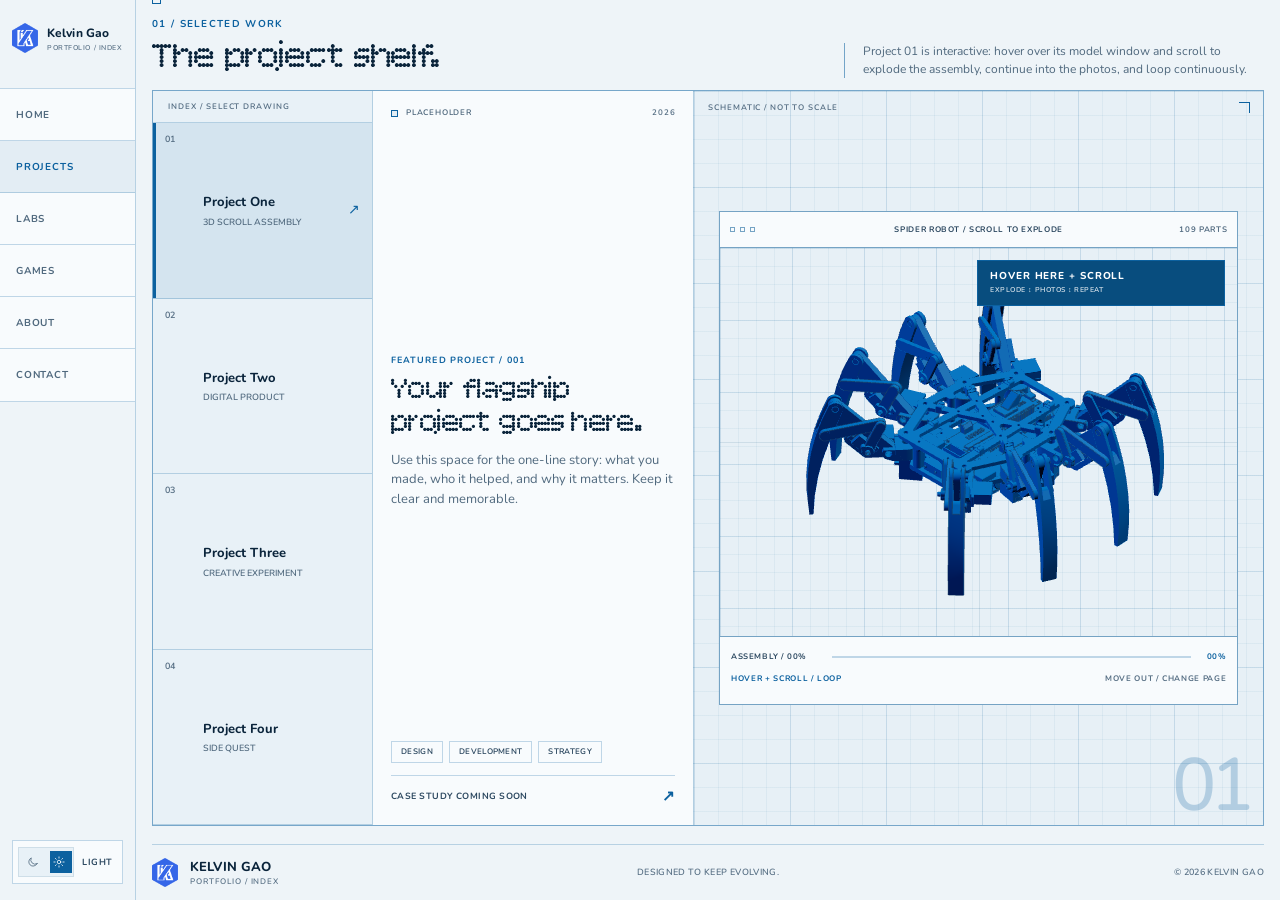
<file: projects.html>
<!doctype html>
<html lang="en" data-theme="light">
  <head>
    <meta charset="UTF-8" />
    <meta name="viewport" content="width=device-width, initial-scale=1.0" />
    <meta
      name="description"
      content="Selected projects, builds, experiments, and ideas by Kelvin Gao."
    />
    <meta property="og:title" content="Projects — Kelvin Gao" />
    <meta
      property="og:description"
      content="Selected projects, builds, experiments, and ideas by Kelvin Gao."
    />
    <meta property="og:type" content="website" />
    <meta property="og:url" content="https://kelvingao.com/projects.html" />
    <meta name="theme-color" content="#eef4f8" />
    <title>Projects — Kelvin Gao</title>
    <link rel="canonical" href="https://kelvingao.com/projects.html" />
    <link rel="icon" href="assets/kg-logo-blue.png" type="image/png" />
    <link rel="preconnect" href="https://fonts.googleapis.com" />
    <link rel="preconnect" href="https://fonts.gstatic.com" crossorigin />
    <link
      rel="stylesheet"
      href="https://fonts.googleapis.com/css2?family=Bitcount+Prop+Single:wght@100..900&amp;family=Nunito:wght@200..1000&amp;display=swap"
    />
    <link rel="stylesheet" href="styles.css?v=blueprint-33" />
    <script>
      document.documentElement.classList.add("js");
      try {
        const savedTheme = localStorage.getItem("kelvin-theme");
        if (savedTheme === "light" || savedTheme === "dark") {
          document.documentElement.dataset.theme = savedTheme;
        }
      } catch (_) {
        // Light remains the default if storage is unavailable.
      }
    </script>
    <noscript>
      <style>
        .reveal { opacity: 1 !important; transform: none !important; }
        .project-workspace { display: block !important; }
        .project-tabs { display: none !important; }
        .project-panel[hidden] { display: grid !important; }
        .project-panel + .project-panel { border-top: 1px solid var(--line); }
        .model-loader, .sequence-controls, .sequence-meter { display: none !important; }
        .model-error[hidden] { display: grid !important; }
      </style>
    </noscript>
  </head>
  <body data-page="projects">
    <a class="skip-link" href="#main-content">Skip to content</a>

    <header class="site-header" data-header>
      <div class="header-inner container">
        <a class="brand" href="index.html" aria-label="Kelvin Gao, home">
          <span class="logo-render logo-render--brand" aria-hidden="true">
            <img src="assets/kg-logo-blue.png" alt="" width="26" height="30" />
          </span>
          <span class="brand-copy">
            <strong>Kelvin Gao</strong>
            <small>Portfolio / Index</small>
          </span>
        </a>

        <nav class="main-nav" aria-label="Main navigation">
          <a href="index.html" data-page-link="home">Home</a>
          <a class="is-active" href="projects.html" data-page-link="projects" aria-current="page">Projects</a>
          <a href="simulations.html" data-page-link="labs">Labs</a>
          <a href="games.html" data-page-link="games">Games</a>
          <a href="about.html" data-page-link="about">About</a>
          <a href="contact.html" data-page-link="contact">Contact</a>
        </nav>

        <button
          class="theme-toggle"
          type="button"
          aria-label="Switch to dark theme"
          data-theme-toggle
        >
          <span class="theme-toggle__track" aria-hidden="true">
            <svg class="theme-icon theme-icon--moon" viewBox="0 0 24 24">
              <path d="M20.2 15.4A8.6 8.6 0 0 1 8.6 3.8 8.7 8.7 0 1 0 20.2 15.4Z" />
            </svg>
            <span class="theme-toggle__knob"></span>
            <svg class="theme-icon theme-icon--sun" viewBox="0 0 24 24">
              <circle cx="12" cy="12" r="3.5" />
              <path d="M12 2v2M12 20v2M4.9 4.9l1.4 1.4M17.7 17.7l1.4 1.4M2 12h2M20 12h2M4.9 19.1l1.4-1.4M17.7 6.3l1.4-1.4" />
            </svg>
          </span>
          <span class="theme-toggle__label">Light</span>
        </button>
      </div>
    </header>

    <main class="page-main" id="main-content">
      <section class="projects section container" id="projects" aria-labelledby="projects-title">
        <div class="section-heading reveal">
          <div>
            <p class="section-kicker">01 / Selected work</p>
            <h1 id="projects-title">The project shelf.</h1>
          </div>
          <p class="section-description">
            Project 01 is interactive: hover over its model window and scroll to
            explode the assembly, continue into the photos, and loop continuously.
          </p>
        </div>

        <div class="project-workspace reveal">
          <div
            class="project-tabs"
            role="tablist"
            aria-label="Projects"
            aria-orientation="vertical"
          >
            <button
              class="project-tab is-active"
              id="project-tab-1"
              type="button"
              role="tab"
              aria-selected="true"
              aria-controls="project-panel-1"
              tabindex="0"
              data-project-tab
            >
              <span class="project-tab__number">01</span>
              <span class="project-tab__copy">
                <strong>Project One</strong>
                <span>3D scroll assembly</span>
              </span>
              <span class="project-tab__arrow" aria-hidden="true">↗</span>
            </button>
            <button
              class="project-tab"
              id="project-tab-2"
              type="button"
              role="tab"
              aria-selected="false"
              aria-controls="project-panel-2"
              tabindex="-1"
              data-project-tab
            >
              <span class="project-tab__number">02</span>
              <span class="project-tab__copy">
                <strong>Project Two</strong>
                <span>Digital product</span>
              </span>
              <span class="project-tab__arrow" aria-hidden="true">↗</span>
            </button>
            <button
              class="project-tab"
              id="project-tab-3"
              type="button"
              role="tab"
              aria-selected="false"
              aria-controls="project-panel-3"
              tabindex="-1"
              data-project-tab
            >
              <span class="project-tab__number">03</span>
              <span class="project-tab__copy">
                <strong>Project Three</strong>
                <span>Creative experiment</span>
              </span>
              <span class="project-tab__arrow" aria-hidden="true">↗</span>
            </button>
            <button
              class="project-tab"
              id="project-tab-4"
              type="button"
              role="tab"
              aria-selected="false"
              aria-controls="project-panel-4"
              tabindex="-1"
              data-project-tab
            >
              <span class="project-tab__number">04</span>
              <span class="project-tab__copy">
                <strong>Project Four</strong>
                <span>Side quest</span>
              </span>
              <span class="project-tab__arrow" aria-hidden="true">↗</span>
            </button>
          </div>

          <div class="project-panels">
            <article
              class="project-panel is-active"
              id="project-panel-1"
              role="tabpanel"
              aria-labelledby="project-tab-1"
              tabindex="0"
              data-project-panel
              data-accent="cobalt"
            >
              <div class="project-panel__content">
                <div class="project-meta">
                  <span class="project-status"><i></i> Placeholder</span>
                  <span>2026</span>
                </div>
                <div>
                  <p class="project-type">FEATURED PROJECT / 001</p>
                  <h3>Your flagship project goes here.</h3>
                  <p class="project-summary">
                    Use this space for the one-line story: what you made, who it
                    helped, and why it matters. Keep it clear and memorable.
                  </p>
                </div>
                <div class="project-tags" aria-label="Example technologies">
                  <span>Design</span><span>Development</span><span>Strategy</span>
                </div>
                <span class="project-link project-link--disabled">
                  Case study coming soon <span aria-hidden="true">↗</span>
                </span>
              </div>
              <div class="project-preview project-preview--assembly">
                <figure
                  class="project-model-window"
                  data-model-stage
                  data-model-viewer
                  aria-labelledby="assembly-window-title"
                  aria-describedby="assembly-window-description"
                >
                  <figcaption class="project-model-window__bar" id="assembly-window-title">
                    <span class="window-dots" aria-hidden="true"><i></i><i></i><i></i></span>
                    <span>SPIDER ROBOT / SCROLL TO EXPLODE</span>
                    <span>109 PARTS</span>
                  </figcaption>

                  <div
                    class="project-model-viewport"
                    data-model-plate
                    tabindex="0"
                    role="region"
                    aria-label="Hover here and scroll through the continuously looping spider robot and photo sequence"
                    aria-describedby="assembly-window-description"
                    aria-keyshortcuts="ArrowUp ArrowDown PageUp PageDown Home End"
                  >
                    <canvas class="model-canvas" data-model-canvas aria-hidden="true"></canvas>

                    <div class="model-placeholder" data-model-placeholder aria-hidden="true">
                      <span class="logo-render logo-render--model">
                        <img src="assets/kg-logo-blue.png" alt="" width="86" height="99" />
                      </span>
                      <span>MODEL / INITIALISING</span>
                    </div>

                    <div class="model-loader" data-model-loader role="status" aria-live="polite">
                      <div class="model-loader__copy">
                        <span data-model-status>LOADING ASSEMBLY</span>
                        <span data-model-load-value aria-hidden="true">00%</span>
                      </div>
                      <span class="model-loader__track" aria-hidden="true">
                        <i data-model-load-bar></i>
                      </span>
                    </div>

                    <div class="model-error" data-model-error role="alert" hidden>
                      <strong>3D VIEW UNAVAILABLE</strong>
                      <span data-model-error-copy>The assembly could not be loaded.</span>
                      <a href="assets/models/spider-robot.step" download>DOWNLOAD STEP</a>
                    </div>

                    <div class="sequence-photo-deck" aria-hidden="true">
                      <div class="sequence-photo sequence-photo--one" data-sequence-photo>
                        <div class="sequence-photo__art"><i></i><i></i><i></i></div>
                        <div class="sequence-photo__caption"><span>PHOTO 01</span><span>OVERVIEW / PLACEHOLDER</span></div>
                      </div>
                      <div class="sequence-photo sequence-photo--two" data-sequence-photo>
                        <div class="sequence-photo__art"><i></i><i></i><i></i></div>
                        <div class="sequence-photo__caption"><span>PHOTO 02</span><span>DETAIL / PLACEHOLDER</span></div>
                      </div>
                      <div class="sequence-photo sequence-photo--three" data-sequence-photo>
                        <div class="sequence-photo__art"><i></i><i></i><i></i></div>
                        <div class="sequence-photo__caption"><span>PHOTO 03</span><span>PROCESS / PLACEHOLDER</span></div>
                      </div>
                      <div class="sequence-photo sequence-photo--four" data-sequence-photo>
                        <div class="sequence-photo__art"><i></i><i></i><i></i></div>
                        <div class="sequence-photo__caption"><span>PHOTO 04</span><span>FINAL / PLACEHOLDER</span></div>
                      </div>
                    </div>

                    <span class="sequence-hover-note" aria-hidden="true">
                      <strong>HOVER HERE + SCROLL</strong>
                      <small>EXPLODE ↕ PHOTOS ↕ REPEAT</small>
                    </span>
                  </div>

                  <div class="project-model-window__footer">
                    <div class="sequence-meter" aria-hidden="true">
                      <span data-sequence-label>ASSEMBLY / 00%</span>
                      <span class="sequence-meter__track"><i data-sequence-progress></i></span>
                      <output data-sequence-value>00%</output>
                    </div>
                    <div class="sequence-help" aria-hidden="true">
                      <span>HOVER + SCROLL / LOOP</span>
                      <span>MOVE OUT / CHANGE PAGE</span>
                    </div>
                    <div class="sequence-controls" role="group" aria-label="Project sequence controls">
                      <button type="button" data-sequence-prev aria-label="Previous sequence stage" disabled>←</button>
                      <button type="button" data-sequence-reset disabled>RESET</button>
                      <button type="button" data-sequence-next aria-label="Next sequence stage" disabled>→</button>
                    </div>
                    <p class="sequence-status" data-sequence-status aria-live="polite">
                      Assembly ready for interaction.
                    </p>
                  </div>

                  <p class="model-description" id="assembly-window-description">
                    Hover over the window and scroll to explode the spider robot, then
                    continue scrolling through four photo placeholders. The sequence is
                    reversible and loops continuously. When focused, use the arrow or
                    page keys. Move the pointer outside the window to resume page
                    navigation.
                  </p>
                </figure>
                <span class="preview-index" aria-hidden="true">01</span>
              </div>
            </article>

            <article
              class="project-panel"
              id="project-panel-2"
              role="tabpanel"
              aria-labelledby="project-tab-2"
              tabindex="0"
              hidden
              data-project-panel
              data-accent="sky"
            >
              <div class="project-panel__content">
                <div class="project-meta">
                  <span class="project-status"><i></i> Placeholder</span>
                  <span>2026</span>
                </div>
                <div>
                  <p class="project-type">DIGITAL PRODUCT / 002</p>
                  <h3>A useful product belongs here.</h3>
                  <p class="project-summary">
                    Swap in the challenge, your approach, and the result. This
                    layout works equally well for an app, platform, or service.
                  </p>
                </div>
                <div class="project-tags" aria-label="Example technologies">
                  <span>Product</span><span>UI / UX</span><span>Prototype</span>
                </div>
                <span class="project-link project-link--disabled">
                  Case study coming soon <span aria-hidden="true">↗</span>
                </span>
              </div>
              <div class="project-preview project-preview--mobile" aria-hidden="true">
                <div class="preview-orb"></div>
                <div class="phone phone--back">
                  <div class="phone-speaker"></div>
                  <div class="phone-card phone-card--small"></div>
                  <div class="phone-lines"><i></i><i></i><i></i></div>
                </div>
                <div class="phone phone--front">
                  <div class="phone-speaker"></div>
                  <div class="phone-greeting"></div>
                  <div class="phone-card">
                    <span class="phone-card__orb"></span>
                    <b>48.2</b>
                    <small>OVERVIEW</small>
                  </div>
                  <div class="phone-row"><i></i><i></i><i></i></div>
                </div>
                <span class="preview-index">02</span>
              </div>
            </article>

            <article
              class="project-panel"
              id="project-panel-3"
              role="tabpanel"
              aria-labelledby="project-tab-3"
              tabindex="0"
              hidden
              data-project-panel
              data-accent="violet"
            >
              <div class="project-panel__content">
                <div class="project-meta">
                  <span class="project-status"><i></i> Placeholder</span>
                  <span>2026</span>
                </div>
                <div>
                  <p class="project-type">EXPERIMENT / 003</p>
                  <h3>Something curious goes here.</h3>
                  <p class="project-summary">
                    Not every project needs a business case. Share a creative
                    study, a new technique, or something you built just to learn.
                  </p>
                </div>
                <div class="project-tags" aria-label="Example technologies">
                  <span>Creative code</span><span>Motion</span><span>WebGL</span>
                </div>
                <span class="project-link project-link--disabled">
                  Experiment coming soon <span aria-hidden="true">↗</span>
                </span>
              </div>
              <div class="project-preview project-preview--poster" aria-hidden="true">
                <div class="preview-orb"></div>
                <div class="poster">
                  <span class="poster-label">STUDY 003</span>
                  <div class="poster-rings"><i></i><i></i><i></i></div>
                  <strong>FORM<br />/ FIELD</strong>
                  <span class="poster-foot">AN INTERACTIVE EXPERIMENT</span>
                </div>
                <span class="preview-index">03</span>
              </div>
            </article>

            <article
              class="project-panel"
              id="project-panel-4"
              role="tabpanel"
              aria-labelledby="project-tab-4"
              tabindex="0"
              hidden
              data-project-panel
              data-accent="aqua"
            >
              <div class="project-panel__content">
                <div class="project-meta">
                  <span class="project-status"><i></i> Placeholder</span>
                  <span>2026</span>
                </div>
                <div>
                  <p class="project-type">SIDE QUEST / 004</p>
                  <h3>Your wildcard project goes here.</h3>
                  <p class="project-summary">
                    A home for the unexpected: open source, hardware, writing,
                    photography, or whatever else doesn’t fit neatly in a box.
                  </p>
                </div>
                <div class="project-tags" aria-label="Example technologies">
                  <span>Exploration</span><span>Open source</span><span>Play</span>
                </div>
                <span class="project-link project-link--disabled">
                  More details coming soon <span aria-hidden="true">↗</span>
                </span>
              </div>
              <div class="project-preview project-preview--terminal" aria-hidden="true">
                <div class="preview-orb"></div>
                <div class="terminal-window">
                  <div class="terminal-top">
                    <span>kelvin@studio ~ %</span>
                    <i></i>
                  </div>
                  <div class="terminal-body">
                    <p><b>→</b> loading the next idea...</p>
                    <p><span>+</span> curiosity</p>
                    <p><span>+</span> craft</p>
                    <p><span>+</span> a little blue</p>
                    <div class="terminal-progress"><i></i></div>
                    <p class="terminal-ready">ready_</p>
                  </div>
                </div>
                <span class="preview-index">04</span>
              </div>
            </article>
          </div>
        </div>
      </section>
    </main>

    <footer class="site-footer container">
      <a class="brand brand--footer" href="index.html" aria-label="Kelvin Gao, home">
        <span class="logo-render logo-render--brand" aria-hidden="true">
          <img src="assets/kg-logo-blue.png" alt="" width="26" height="30" />
        </span>
        <span class="brand-copy">
          <strong>Kelvin Gao</strong>
          <small>Portfolio / Index</small>
        </span>
      </a>
      <p>Designed to keep evolving.</p>
      <p>© <span data-year></span> Kelvin Gao</p>
    </footer>

    <script src="script.js?v=blueprint-12"></script>
    <script type="module" src="model-viewer.js?v=spider-10"></script>
  </body>
</html>
</file>
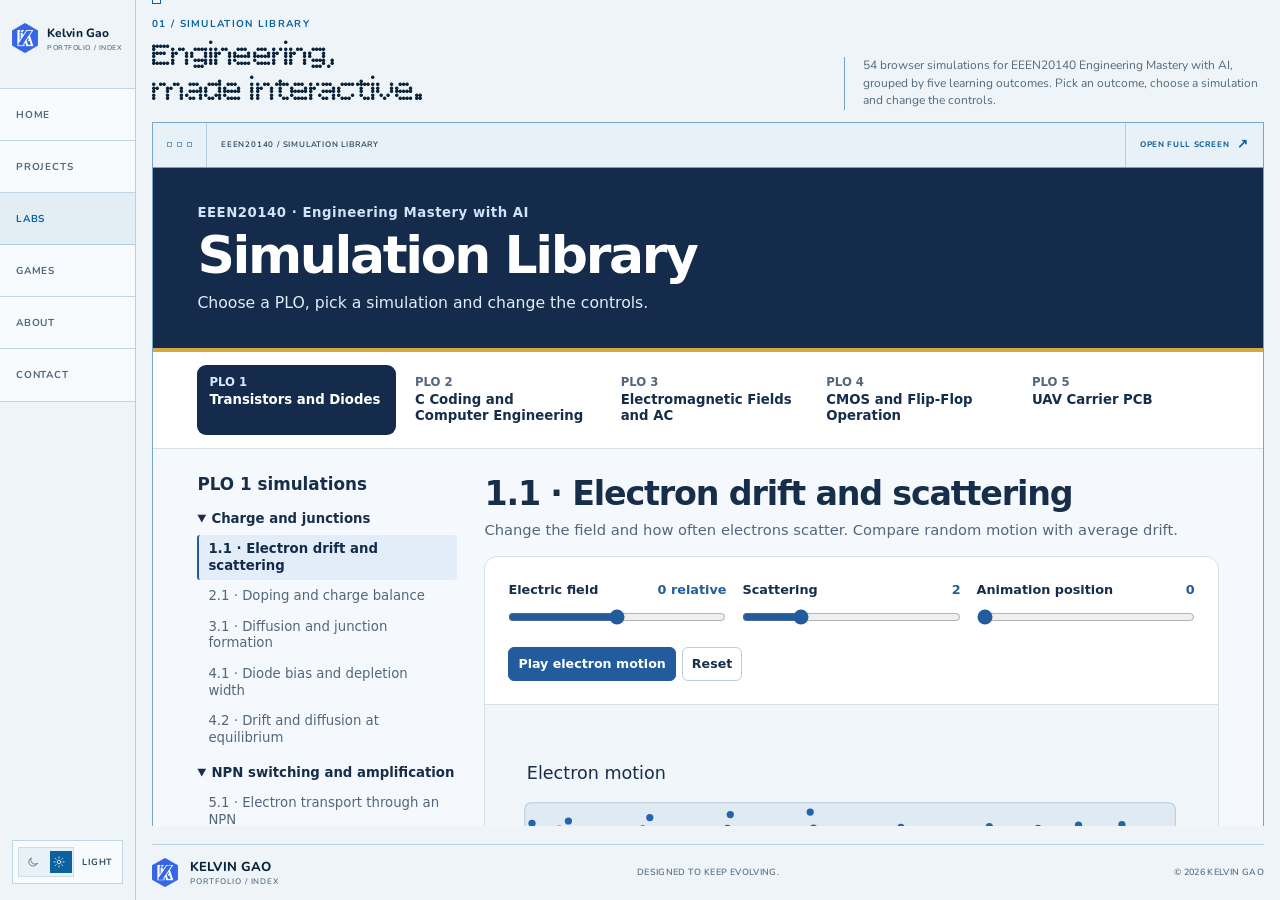
<file: simulations.html>
<!doctype html>
<html lang="en" data-theme="light">
  <head>
    <meta charset="UTF-8" />
    <meta name="viewport" content="width=device-width, initial-scale=1.0" />
    <meta
      name="description"
      content="Kelvin Gao's interactive simulation library for EEEN20140 Engineering Mastery with AI: 54 browser simulations across five learning outcomes."
    />
    <meta property="og:title" content="Simulation Library — Kelvin Gao" />
    <meta
      property="og:description"
      content="54 interactive engineering simulations, from electron drift and CMOS switching to transformers and grid frequency."
    />
    <meta property="og:type" content="website" />
    <meta property="og:url" content="https://kelvingao.com/simulations.html" />
    <meta name="theme-color" content="#eef4f8" />
    <title>Simulation Library — Kelvin Gao</title>
    <link rel="canonical" href="https://kelvingao.com/simulations.html" />
    <link rel="icon" href="assets/kg-logo-blue.png" type="image/png" />
    <link rel="preconnect" href="https://fonts.googleapis.com" />
    <link rel="preconnect" href="https://fonts.gstatic.com" crossorigin />
    <link
      rel="stylesheet"
      href="https://fonts.googleapis.com/css2?family=Bitcount+Prop+Single:wght@100..900&amp;family=Nunito:wght@200..1000&amp;display=swap"
    />
    <link rel="stylesheet" href="styles.css?v=blueprint-33" />
    <script>
      document.documentElement.classList.add("js");
      try {
        const savedTheme = localStorage.getItem("kelvin-theme");
        if (savedTheme === "light" || savedTheme === "dark") {
          document.documentElement.dataset.theme = savedTheme;
        }
      } catch (_) {
        // Light remains the default if storage is unavailable.
      }
    </script>
    <noscript>
      <style>
        .reveal { opacity: 1 !important; transform: none !important; }
      </style>
    </noscript>
  </head>
  <body data-page="labs">
    <a class="skip-link" href="#main-content">Skip to content</a>

    <header class="site-header" data-header>
      <div class="header-inner container">
        <a class="brand" href="index.html" aria-label="Kelvin Gao, home">
          <span class="logo-render logo-render--brand" aria-hidden="true">
            <img src="assets/kg-logo-blue.png" alt="" width="26" height="30" />
          </span>
          <span class="brand-copy">
            <strong>Kelvin Gao</strong>
            <small>Portfolio / Index</small>
          </span>
        </a>

        <nav class="main-nav" aria-label="Main navigation">
          <a href="index.html" data-page-link="home">Home</a>
          <a href="projects.html" data-page-link="projects">Projects</a>
          <a class="is-active" href="simulations.html" data-page-link="labs" aria-current="page">Labs</a>
          <a href="games.html" data-page-link="games">Games</a>
          <a href="about.html" data-page-link="about">About</a>
          <a href="contact.html" data-page-link="contact">Contact</a>
        </nav>

        <button
          class="theme-toggle"
          type="button"
          aria-label="Switch to dark theme"
          data-theme-toggle
        >
          <span class="theme-toggle__track" aria-hidden="true">
            <svg class="theme-icon theme-icon--moon" viewBox="0 0 24 24">
              <path d="M20.2 15.4A8.6 8.6 0 0 1 8.6 3.8 8.7 8.7 0 1 0 20.2 15.4Z" />
            </svg>
            <span class="theme-toggle__knob"></span>
            <svg class="theme-icon theme-icon--sun" viewBox="0 0 24 24">
              <circle cx="12" cy="12" r="3.5" />
              <path d="M12 2v2M12 20v2M4.9 4.9l1.4 1.4M17.7 17.7l1.4 1.4M2 12h2M20 12h2M4.9 19.1l1.4-1.4M17.7 6.3l1.4-1.4" />
            </svg>
          </span>
          <span class="theme-toggle__label">Light</span>
        </button>
      </div>
    </header>

    <main class="page-main" id="main-content">
      <section
        class="simulations section container"
        id="simulations"
        aria-labelledby="simulations-title"
      >
        <div class="section-heading reveal">
          <div>
            <p class="section-kicker">01 / Simulation library</p>
            <h1 id="simulations-title">Engineering,<br />made interactive.</h1>
          </div>
          <p class="section-description">
            54 browser simulations for EEEN20140 Engineering Mastery with AI,
            grouped by five learning outcomes. Pick an outcome, choose a
            simulation and change the controls.
          </p>
        </div>

        <div class="sim-embed reveal">
          <div class="sim-embed__bar">
            <span class="window-dots" aria-hidden="true"><i></i><i></i><i></i></span>
            <span class="sim-embed__title">EEEN20140 / SIMULATION LIBRARY</span>
            <a
              class="sim-embed__open"
              href="labs/engineering-mastery.html"
              target="_blank"
              rel="noopener"
            >
              Open full screen <span aria-hidden="true">↗</span>
            </a>
          </div>
          <iframe
            class="sim-embed__frame"
            src="labs/engineering-mastery.html"
            title="Engineering Mastery with AI simulation library"
          ></iframe>
          <noscript>
            <p class="sim-embed__noscript">
              JavaScript is required to run the simulations.
            </p>
          </noscript>
        </div>
      </section>
    </main>

    <footer class="site-footer container">
      <a class="brand brand--footer" href="index.html" aria-label="Kelvin Gao, home">
        <span class="logo-render logo-render--brand" aria-hidden="true">
          <img src="assets/kg-logo-blue.png" alt="" width="26" height="30" />
        </span>
        <span class="brand-copy">
          <strong>Kelvin Gao</strong>
          <small>Portfolio / Index</small>
        </span>
      </a>
      <p>Designed to keep evolving.</p>
      <p>© <span data-year></span> Kelvin Gao</p>
    </footer>

    <script src="script.js?v=blueprint-12"></script>
  </body>
</html>
</file>
<file: styles.css>
/* --------------------------------------------------------------------------
   KELVIN GAO / PORTFOLIO DRAWING SYSTEM
   Flat blueprint treatment: solid surfaces, ruled grids, technical annotation.
   -------------------------------------------------------------------------- */

:root {
  color-scheme: dark;
  --bg: #06101c;
  --surface: #091725;
  --surface-2: #0c1c2c;
  --surface-3: #102337;
  --text: #edf6ff;
  --text-soft: #c9d9e8;
  --muted: #9eb2c6;
  --faint: #8098af;
  --blue: #4da3ff;
  --blue-deep: #1677be;
  --blue-fill: rgba(77, 163, 255, 0.12);
  --nav-progress-fill: rgba(77, 163, 255, 0.36);
  --line: rgba(77, 163, 255, 0.25);
  --line-soft: rgba(123, 180, 231, 0.13);
  --line-strong: rgba(77, 163, 255, 0.56);
  --grid-minor: rgba(77, 163, 255, 0.055);
  --grid-major: rgba(77, 163, 255, 0.11);
  --header-bg: #06101c;
  --preview-bg: #071522;
  --preview-line: rgba(107, 183, 255, 0.55);
  --preview-fill: rgba(77, 163, 255, 0.14);
  --preview-quiet: rgba(222, 241, 255, 0.18);
  --container: 1440px;
  --sidebar-width: 136px;
  --mono: "Nunito", ui-sans-serif, -apple-system, BlinkMacSystemFont, "Segoe UI", sans-serif;
  --title-font: "Bitcount Prop Single", "Nunito", ui-sans-serif, sans-serif;
}

html[data-theme="light"] {
  color-scheme: light;
  --bg: #eef4f8;
  --surface: #f8fbfd;
  --surface-2: #e8f1f7;
  --surface-3: #deebf3;
  --text: #0a243b;
  --text-soft: #2d4961;
  --muted: #50697e;
  --faint: #587085;
  --blue: #0c619f;
  --blue-deep: #084d7e;
  --blue-fill: rgba(12, 97, 159, 0.09);
  --nav-progress-fill: rgba(12, 97, 159, 0.22);
  --line: rgba(12, 97, 159, 0.24);
  --line-soft: rgba(31, 91, 135, 0.13);
  --line-strong: rgba(12, 97, 159, 0.54);
  --grid-minor: rgba(12, 97, 159, 0.055);
  --grid-major: rgba(12, 97, 159, 0.105);
  --header-bg: #eef4f8;
  --preview-bg: #e7f0f6;
  --preview-line: rgba(11, 91, 150, 0.55);
  --preview-fill: rgba(12, 97, 159, 0.11);
  --preview-quiet: rgba(14, 58, 89, 0.16);
}

*,
*::before,
*::after {
  box-sizing: border-box;
}

html {
  scroll-behavior: smooth;
  scroll-padding-top: 112px;
}

body {
  min-width: 320px;
  margin: 0;
  overflow-x: clip;
  background: var(--bg);
  color: var(--text);
  font-family: "Nunito", ui-sans-serif, -apple-system, BlinkMacSystemFont, "Segoe UI", sans-serif;
  font-size: 16px;
  line-height: 1.6;
  -webkit-font-smoothing: antialiased;
  transition: background-color 140ms linear, color 140ms linear;
}

h1,
h2,
h3 {
  font-family: var(--title-font);
  font-weight: 400;
}

::selection {
  background: var(--blue);
  color: #fff;
}

a {
  color: inherit;
  text-decoration: none;
}

button,
a {
  -webkit-tap-highlight-color: transparent;
}

button {
  color: inherit;
  font: inherit;
}

svg {
  display: block;
  fill: none;
  stroke: currentColor;
  stroke-linecap: square;
  stroke-linejoin: miter;
  stroke-width: 1.6;
}

.container {
  width: min(calc(100% - 48px), var(--container));
  margin-inline: auto;
}

.skip-link {
  position: fixed;
  z-index: 1000;
  top: 8px;
  left: 8px;
  padding: 10px 14px;
  border: 1px solid var(--blue);
  background: var(--bg);
  color: var(--text);
  font: 700 12px/1.2 var(--mono);
  transform: translateY(-160%);
}

.skip-link:focus {
  transform: translateY(0);
}

:focus-visible {
  outline: 2px solid var(--blue);
  outline-offset: 3px;
}

/* Exact source artwork, recolored non-destructively and cropped to its bounds. */

.logo-render {
  position: relative;
  display: block;
  flex: 0 0 auto;
  aspect-ratio: 704 / 812;
  overflow: hidden;
}

.logo-render img {
  position: absolute;
  inset: 0;
  width: 100%;
  height: 100%;
  max-width: none;
}

.logo-render--brand {
  width: 26px;
}

/* Header */

.site-header {
  position: fixed;
  z-index: 100;
  top: 0;
  left: 0;
  width: 100%;
  border-bottom: 1px solid var(--line);
  background: var(--header-bg);
}

.header-inner {
  display: grid;
  grid-template-columns: 1fr auto 1fr;
  align-items: center;
  height: 74px;
}

.brand {
  display: inline-flex;
  align-items: center;
  justify-self: start;
  gap: 12px;
  width: fit-content;
  min-height: 44px;
}

.brand-copy {
  display: flex;
  flex-direction: column;
  gap: 1px;
}

.brand-copy strong {
  color: var(--text);
  font-size: 13px;
  font-weight: 760;
  letter-spacing: 0.01em;
}

.brand-copy small {
  color: var(--faint);
  font: 600 8px/1.2 var(--mono);
  letter-spacing: 0.12em;
  text-transform: uppercase;
}

.main-nav {
  position: absolute;
  top: 15px;
  left: 50%;
  display: flex;
  height: 44px;
  border: 1px solid var(--line);
  background: var(--surface);
  transform: translateX(-50%);
}

.main-nav a {
  --page-wheel-progress: 0%;
  display: inline-flex;
  align-items: center;
  justify-content: center;
  min-width: 84px;
  padding-inline: 14px;
  border-right: 1px solid var(--line);
  background-image: linear-gradient(
    var(--nav-progress-fill),
    var(--nav-progress-fill)
  );
  background-repeat: no-repeat;
  background-position: left center;
  background-size: var(--page-wheel-progress) 100%;
  color: var(--muted);
  font: 700 10px/1 var(--mono);
  letter-spacing: 0.08em;
  text-transform: uppercase;
  transition: background-size 70ms linear, color 70ms linear;
}

.main-nav a[data-wheel-direction="previous"] {
  background-position: right center;
}

.main-nav a:last-child {
  border-right: 0;
}

.main-nav a:hover,
.main-nav a.is-active {
  background-color: var(--blue-fill);
  color: var(--blue);
}

.main-nav a.is-wheel-target {
  color: var(--text);
}

.theme-toggle {
  display: inline-flex;
  grid-column: 3;
  align-items: center;
  justify-self: end;
  gap: 8px;
  min-height: 44px;
  padding: 5px 9px 5px 5px;
  border: 1px solid var(--line);
  border-radius: 0;
  background: var(--surface);
  cursor: pointer;
}

.theme-toggle:hover {
  border-color: var(--line-strong);
  background: var(--blue-fill);
}

.theme-toggle__track {
  position: relative;
  display: flex;
  align-items: center;
  justify-content: space-between;
  width: 58px;
  height: 30px;
  padding-inline: 8px;
  border: 1px solid var(--line-soft);
  background: var(--surface-2);
  color: var(--muted);
}

.theme-icon {
  z-index: 1;
  width: 12px;
  height: 12px;
}

.theme-icon--moon {
  color: #fff;
}

html[data-theme="light"] .theme-icon--moon {
  color: var(--muted);
}

html[data-theme="light"] .theme-icon--sun {
  color: #fff;
}

.theme-toggle__knob {
  position: absolute;
  z-index: 0;
  top: 3px;
  left: 3px;
  width: 22px;
  height: 22px;
  background: var(--blue);
  transition: transform 140ms linear;
}

html[data-theme="light"] .theme-toggle__knob {
  transform: translateX(28px);
}

.theme-toggle__label {
  min-width: 31px;
  color: var(--text-soft);
  font: 700 9px/1 var(--mono);
  letter-spacing: 0.06em;
  text-transform: uppercase;
}

/* Hero */

.hero {
  position: relative;
  display: grid;
  grid-template-columns: minmax(0, 1.06fr) minmax(400px, 0.94fr);
  align-items: center;
  gap: clamp(44px, 7vw, 100px);
  min-height: 100svh;
  padding-top: 132px;
  padding-bottom: 94px;
}

.hero::before {
  position: absolute;
  top: 74px;
  bottom: 0;
  left: -24px;
  width: 1px;
  background: var(--line);
  content: "";
}

.hero::after {
  position: absolute;
  top: 98px;
  left: -29px;
  width: 11px;
  height: 11px;
  border: 1px solid var(--blue);
  background: var(--bg);
  content: "";
}

.hero-copy {
  position: relative;
}

.eyebrow,
.section-kicker {
  color: var(--blue);
  font: 700 10px/1.3 var(--mono);
  letter-spacing: 0.13em;
  text-transform: uppercase;
}

.eyebrow {
  display: inline-flex;
  align-items: center;
  gap: 10px;
  margin-bottom: 32px;
  padding: 0;
  border: 0;
  background: transparent;
}

.eyebrow::before {
  width: 34px;
  height: 1px;
  background: var(--blue);
  content: "";
}

.eyebrow-dot {
  display: none;
}

.hero h1 {
  max-width: 760px;
  margin: 0;
  font-size: clamp(3.35rem, 6.2vw, 5.65rem);
  font-weight: 400;
  letter-spacing: -0.064em;
  line-height: 0.98;
}

.gradient-text {
  color: var(--blue);
}

.hero-intro {
  max-width: 570px;
  margin: 32px 0 0;
  padding-left: 20px;
  border-left: 1px solid var(--line-strong);
  color: var(--muted);
  font-size: 16px;
  line-height: 1.8;
}

.hero-actions {
  display: flex;
  flex-wrap: wrap;
  align-items: center;
  gap: 0;
  margin-top: 38px;
}

.button {
  display: inline-flex;
  align-items: center;
  justify-content: center;
  gap: 14px;
  min-height: 50px;
  padding: 12px 18px;
  border: 1px solid var(--line-strong);
  border-radius: 0;
  font: 750 11px/1 var(--mono);
  letter-spacing: 0.06em;
  text-transform: uppercase;
}

.button svg {
  width: 16px;
  height: 16px;
}

.button--primary {
  background: var(--blue-deep);
  color: #fff;
}

.button--primary:hover {
  background: var(--blue);
  color: #06101c;
}

html[data-theme="light"] .button--primary:hover {
  color: #fff;
}

.text-link,
.hero-social-link {
  display: inline-flex;
  align-items: center;
  justify-content: center;
  gap: 10px;
  min-height: 50px;
  padding: 12px 18px;
  border: 1px solid var(--line);
  border-left: 0;
  color: var(--text-soft);
  font: 700 10px/1 var(--mono);
  letter-spacing: 0.04em;
  text-transform: uppercase;
}

.text-link:hover,
.hero-social-link:hover {
  background: var(--blue-fill);
  color: var(--blue);
}

.hero-social-links {
  display: inline-flex;
  align-items: stretch;
}

.hero-social-link {
  border-left: 0;
  gap: 8px;
  padding-inline: 14px;
}

.hero-social-link svg {
  width: 15px;
  height: 15px;
  flex: 0 0 auto;
  fill: currentColor;
}

.hero-social-link[href^="mailto:"] svg {
  fill: none;
  stroke: currentColor;
  stroke-linecap: square;
  stroke-linejoin: miter;
  stroke-width: 1.5;
}

.hero-blueprint {
  position: relative;
  width: min(100%, 520px);
  min-height: 592px;
  margin: 0;
  justify-self: end;
  border: 1px solid var(--line-strong);
  background-color: var(--surface);
  background-image:
    linear-gradient(var(--grid-major) 1px, transparent 1px),
    linear-gradient(90deg, var(--grid-major) 1px, transparent 1px),
    linear-gradient(var(--grid-minor) 1px, transparent 1px),
    linear-gradient(90deg, var(--grid-minor) 1px, transparent 1px);
  background-size: 96px 96px, 96px 96px, 24px 24px, 24px 24px;
}

.hero-blueprint::before,
.hero-blueprint::after {
  position: absolute;
  width: 18px;
  height: 18px;
  border-color: var(--blue);
  content: "";
}

.hero-blueprint::before {
  top: -1px;
  left: -1px;
  border-top: 2px solid;
  border-left: 2px solid;
}

.hero-blueprint::after {
  right: -1px;
  bottom: -1px;
  border-right: 2px solid;
  border-bottom: 2px solid;
}

.blueprint-caption {
  display: grid;
  grid-template-columns: auto 1fr auto;
  min-height: 45px;
  border-bottom: 1px solid var(--line);
  color: var(--faint);
  font: 650 9px/1.2 var(--mono);
  letter-spacing: 0.1em;
}

.blueprint-caption span {
  display: flex;
  align-items: center;
  padding-inline: 13px;
  border-right: 1px solid var(--line);
}

.blueprint-caption span:last-child {
  border-right: 0;
}

.logo-plate,
.model-plate {
  position: relative;
  display: grid;
  height: 470px;
  place-items: center;
}

.logo-plate::before,
.logo-plate::after,
.model-plate::before,
.model-plate::after {
  position: absolute;
  background: var(--line-soft);
  content: "";
}

.logo-plate::before,
.model-plate::before {
  top: 0;
  bottom: 0;
  left: 50%;
  width: 1px;
}

.logo-plate::after,
.model-plate::after {
  top: 50%;
  right: 0;
  left: 0;
  height: 1px;
}

.logo-render--hero {
  z-index: 1;
  width: min(46%, 220px);
}

.model-plate {
  overflow: hidden;
  cursor: default;
}

.model-canvas {
  position: absolute;
  z-index: 1;
  inset: 0;
  display: block;
  width: 100%;
  height: 100%;
  opacity: 0;
  cursor: grab;
  touch-action: pan-y;
}

.model-canvas.is-dragging {
  cursor: grabbing;
}

[data-model-viewer].is-model-ready .model-canvas {
  opacity: 1;
}

.model-placeholder {
  position: absolute;
  z-index: 1;
  inset: 0;
  display: grid;
  align-content: center;
  justify-items: center;
  gap: 14px;
  color: var(--faint);
  font: 650 8px/1 var(--mono);
  letter-spacing: 0.12em;
}

.logo-render--model {
  width: 86px;
  opacity: 0.5;
}

[data-model-viewer].is-model-ready .model-placeholder {
  visibility: hidden;
}

.model-loader {
  position: absolute;
  z-index: 6;
  right: 170px;
  bottom: 58px;
  left: 18px;
  padding: 10px;
  border: 1px solid var(--line);
  background: var(--surface);
}

.model-loader[hidden],
.model-error[hidden] {
  display: none;
}

.model-loader__copy {
  display: flex;
  align-items: center;
  justify-content: space-between;
  color: var(--text-soft);
  font: 650 7px/1 var(--mono);
  letter-spacing: 0.08em;
}

.model-loader__track,
.model-progress__track {
  display: block;
  height: 2px;
  overflow: hidden;
  background: var(--line);
}

.model-loader__track {
  margin-top: 9px;
}

.model-loader__track i,
.model-progress__track i {
  display: block;
  width: 100%;
  height: 100%;
  background: var(--blue);
  transform: scaleX(0);
  transform-origin: left center;
}

.model-error {
  position: absolute;
  z-index: 8;
  top: 50%;
  left: 50%;
  display: grid;
  width: min(76%, 300px);
  padding: 18px;
  border: 1px solid var(--line-strong);
  background: var(--surface);
  color: var(--muted);
  font: 600 8px/1.6 var(--mono);
  letter-spacing: 0.05em;
  transform: translate(-50%, -50%);
}

.model-error strong {
  margin-bottom: 5px;
  color: var(--text);
  font-size: 9px;
}

.model-error a {
  width: max-content;
  margin-top: 11px;
  color: var(--blue);
  font-weight: 750;
}

.model-description,
.visually-hidden {
  position: absolute;
  width: 1px;
  height: 1px;
  padding: 0;
  overflow: hidden;
  clip: rect(0, 0, 0, 0);
  white-space: nowrap;
  border: 0;
}

.model-controls {
  position: absolute;
  z-index: 7;
  bottom: 12px;
  left: 14px;
  display: flex;
  background: var(--surface);
}

.model-controls button {
  display: grid;
  min-width: 30px;
  height: 28px;
  padding: 0 8px;
  place-items: center;
  border: 1px solid var(--line);
  border-right: 0;
  border-radius: 0;
  background: transparent;
  color: var(--text-soft);
  font: 700 7px/1 var(--mono);
  letter-spacing: 0.06em;
  cursor: pointer;
}

.model-controls button:last-child {
  min-width: 60px;
  border-right: 1px solid var(--line);
}

.model-controls button:hover,
.model-controls button[aria-pressed="true"] {
  background: var(--blue-fill);
  color: var(--blue);
}

.model-controls button:focus-visible {
  z-index: 1;
  outline: 2px solid var(--blue);
  outline-offset: 2px;
  background: var(--blue-fill);
  color: var(--blue);
}

.model-controls button:disabled {
  cursor: wait;
  opacity: 0.42;
}

.model-progress {
  position: absolute;
  z-index: 5;
  top: 55px;
  right: 15px;
  display: grid;
  grid-template-columns: auto 72px 26px;
  align-items: center;
  gap: 8px;
  color: var(--faint);
  font: 650 7px/1 var(--mono);
  letter-spacing: 0.07em;
}

.model-progress output {
  color: var(--blue);
  text-align: right;
}

.dimension {
  position: absolute;
  z-index: 2;
  color: var(--faint);
  font: 700 9px/1 var(--mono);
  letter-spacing: 0.08em;
}

.dimension--horizontal {
  top: 26px;
  left: 22%;
  width: 56%;
  padding-bottom: 7px;
  border-bottom: 1px solid var(--line-strong);
  text-align: center;
}

.dimension--horizontal::before,
.dimension--horizontal::after {
  position: absolute;
  bottom: -5px;
  width: 1px;
  height: 10px;
  background: var(--line-strong);
  content: "";
}

.dimension--horizontal::before {
  left: 0;
}

.dimension--horizontal::after {
  right: 0;
}

.dimension--vertical {
  top: 25%;
  bottom: 22%;
  left: 24px;
  display: grid;
  width: 19px;
  place-items: center;
  border-left: 1px solid var(--line-strong);
  writing-mode: vertical-rl;
}

.dimension--vertical::before,
.dimension--vertical::after {
  position: absolute;
  left: -5px;
  width: 10px;
  height: 1px;
  background: var(--line-strong);
  content: "";
}

.dimension--vertical::before {
  top: 0;
}

.dimension--vertical::after {
  bottom: 0;
}

.crosshair {
  position: absolute;
  width: 13px;
  height: 13px;
}

.crosshair::before,
.crosshair::after {
  position: absolute;
  background: var(--blue);
  content: "";
}

.crosshair::before {
  top: 6px;
  left: 0;
  width: 13px;
  height: 1px;
}

.crosshair::after {
  top: 0;
  left: 6px;
  width: 1px;
  height: 13px;
}

.crosshair--one {
  top: 76px;
  right: 25px;
}

.crosshair--two {
  bottom: 25px;
  left: 66px;
}

.project-counter {
  position: absolute;
  z-index: 3;
  right: 18px;
  bottom: 44px;
  display: grid;
  width: 132px;
  min-height: 104px;
  padding: 11px 12px;
  border: 1px solid var(--line-strong);
  background: var(--surface);
}

.project-counter__label,
.project-counter__foot {
  color: var(--faint);
  font: 650 8px/1.2 var(--mono);
  letter-spacing: 0.11em;
}

.project-counter strong {
  align-self: center;
  color: var(--blue);
  font-size: 48px;
  font-weight: 620;
  letter-spacing: -0.07em;
  line-height: 0.9;
}

.project-counter__foot {
  align-self: end;
}

.blueprint-coordinates {
  position: absolute;
  right: 0;
  bottom: 0;
  left: 0;
  display: grid;
  grid-template-columns: 1fr auto 1fr;
  height: 42px;
  border-top: 1px solid var(--line);
  color: var(--faint);
  font: 650 9px/1 var(--mono);
  letter-spacing: 0.08em;
}

.blueprint-coordinates span {
  display: flex;
  align-items: center;
  padding-inline: 12px;
  border-right: 1px solid var(--line);
}

.blueprint-coordinates span:nth-child(2) {
  justify-content: center;
}

.blueprint-coordinates span:last-child {
  justify-content: flex-end;
  border-right: 0;
}

.scroll-cue {
  position: absolute;
  top: calc(100svh - 38px);
  bottom: auto;
  left: 0;
  display: flex;
  align-items: center;
  gap: 12px;
  color: var(--faint);
  font: 650 8px/1 var(--mono);
  letter-spacing: 0.12em;
  text-transform: uppercase;
}

.scroll-cue__line {
  display: block;
  width: 54px;
  height: 1px;
  background: var(--blue);
}

/* Sections */

.page-main {
  min-height: calc(100svh - 116px);
  padding-top: 74px;
}

.page-main > .section:first-child {
  border-top: 0;
}

.section {
  position: relative;
  padding-top: 118px;
  padding-bottom: 118px;
  border-top: 1px solid var(--line);
}

.section::before {
  position: absolute;
  top: -5px;
  left: 0;
  width: 9px;
  height: 9px;
  border: 1px solid var(--blue);
  background: var(--bg);
  content: "";
}

.section-heading {
  display: grid;
  grid-template-columns: 1fr minmax(280px, 420px);
  align-items: end;
  gap: 64px;
  margin-bottom: 48px;
}

.section-kicker {
  margin: 0 0 16px;
}

.section-heading h2,
.section-heading h1,
.about-intro h2,
.about-intro h1,
.contact-card h2,
.contact-card h1 {
  margin: 0;
  font-size: clamp(2.45rem, 4.8vw, 4.3rem);
  font-weight: 400;
  letter-spacing: -0.055em;
  line-height: 1.02;
}

.section-description {
  margin: 0;
  padding-left: 18px;
  border-left: 1px solid var(--line-strong);
  color: var(--muted);
  font-size: 14px;
  line-height: 1.8;
}

/* Project index */

.project-workspace {
  display: grid;
  grid-template-columns: 260px minmax(0, 1fr);
  min-height: 620px;
  border: 1px solid var(--line-strong);
  background: var(--surface);
}

.project-tabs {
  display: flex;
  flex-direction: column;
  border-right: 1px solid var(--line);
  background: var(--surface-2);
}

.project-tabs::before {
  display: flex;
  align-items: center;
  height: 38px;
  padding-inline: 15px;
  border-bottom: 1px solid var(--line);
  color: var(--faint);
  font: 650 8px/1 var(--mono);
  letter-spacing: 0.12em;
  content: "INDEX / SELECT DRAWING";
}

.project-tab {
  position: relative;
  display: grid;
  grid-template-columns: 27px 1fr auto;
  align-items: center;
  gap: 11px;
  min-height: 108px;
  padding: 16px 14px;
  border: 0;
  border-bottom: 1px solid var(--line);
  border-radius: 0;
  background: transparent;
  text-align: left;
  cursor: pointer;
}

.project-tab::before {
  position: absolute;
  top: 0;
  bottom: 0;
  left: 0;
  width: 3px;
  background: var(--blue);
  content: "";
  opacity: 0;
}

.project-tab:hover,
.project-tab.is-active {
  background: var(--blue-fill);
}

.project-tab.is-active::before {
  opacity: 1;
}

.project-tab__number {
  align-self: start;
  padding-top: 2px;
  color: var(--faint);
  font: 650 9px/1 var(--mono);
}

.project-tab__copy {
  display: flex;
  flex-direction: column;
  gap: 4px;
}

.project-tab__copy strong {
  color: var(--text);
  font-size: 13px;
  font-weight: 730;
}

.project-tab__copy span {
  color: var(--muted);
  font: 600 9px/1.3 var(--mono);
  text-transform: uppercase;
}

.project-tab__arrow {
  color: var(--blue);
  font-size: 14px;
  opacity: 0;
}

.project-tab:hover .project-tab__arrow,
.project-tab.is-active .project-tab__arrow {
  opacity: 1;
}

.project-panels {
  min-width: 0;
}

.project-panel {
  display: grid;
  grid-template-columns: minmax(280px, 0.86fr) minmax(350px, 1.14fr);
  min-height: 100%;
}

.project-panel[hidden] {
  display: none;
}

.project-panel__content {
  display: flex;
  flex-direction: column;
  min-width: 0;
  padding: 32px;
}

.project-meta {
  display: flex;
  align-items: center;
  justify-content: space-between;
  color: var(--faint);
  font: 650 8px/1 var(--mono);
  letter-spacing: 0.1em;
}

.project-status {
  display: inline-flex;
  align-items: center;
  gap: 8px;
  color: var(--muted);
  text-transform: uppercase;
}

.project-status i {
  width: 7px;
  height: 7px;
  border: 1px solid var(--blue);
  background: var(--blue-fill);
}

.project-panel__content > div:nth-child(2) {
  margin-block: auto;
}

.project-type {
  margin: 50px 0 15px;
  color: var(--blue);
  font: 700 9px/1.3 var(--mono);
  letter-spacing: 0.12em;
}

.project-panel h3 {
  max-width: 440px;
  margin: 0;
  font-size: clamp(2rem, 3.3vw, 3.1rem);
  font-weight: 400;
  letter-spacing: -0.05em;
  line-height: 1.03;
}

.project-summary {
  max-width: 460px;
  margin: 23px 0 32px;
  color: var(--muted);
  font-size: 13px;
  line-height: 1.8;
}

.project-tags {
  display: flex;
  flex-wrap: wrap;
  gap: 6px;
  margin-bottom: 30px;
}

.project-tags span {
  padding: 6px 9px;
  border: 1px solid var(--line);
  color: var(--text-soft);
  font: 650 8px/1 var(--mono);
  letter-spacing: 0.04em;
  text-transform: uppercase;
}

.project-link {
  display: flex;
  align-items: center;
  justify-content: space-between;
  gap: 12px;
  width: 100%;
  padding-top: 17px;
  border-top: 1px solid var(--line);
  color: var(--text-soft);
  font: 700 9px/1.3 var(--mono);
  letter-spacing: 0.05em;
  text-transform: uppercase;
}

.project-link span {
  color: var(--blue);
  font-size: 15px;
}

/* Schematic project drawings */

.project-preview {
  --project-accent: var(--blue);
  position: relative;
  display: grid;
  min-height: 620px;
  place-items: center;
  overflow: hidden;
  border-left: 1px solid var(--line);
  background-color: var(--preview-bg);
  background-image:
    linear-gradient(var(--grid-major) 1px, transparent 1px),
    linear-gradient(90deg, var(--grid-major) 1px, transparent 1px),
    linear-gradient(var(--grid-minor) 1px, transparent 1px),
    linear-gradient(90deg, var(--grid-minor) 1px, transparent 1px);
  background-size: 96px 96px, 96px 96px, 24px 24px, 24px 24px;
}

.project-preview::before {
  position: absolute;
  z-index: 8;
  top: 13px;
  left: 14px;
  color: var(--faint);
  font: 650 8px/1 var(--mono);
  letter-spacing: 0.11em;
  content: "SCHEMATIC / NOT TO SCALE";
}

.project-preview::after {
  position: absolute;
  z-index: 8;
  top: 11px;
  right: 13px;
  width: 11px;
  height: 11px;
  border-top: 1px solid var(--blue);
  border-right: 1px solid var(--blue);
  content: "";
}

.preview-orb {
  display: none;
}

.preview-index {
  position: absolute;
  z-index: 0;
  right: 15px;
  bottom: 10px;
  color: var(--line);
  font: 500 74px/0.8 var(--mono);
  letter-spacing: -0.08em;
}

/* Project 01 / contained model-to-photo sequence */

.project-preview--assembly {
  padding: 48px 24px;
}

.project-model-window {
  position: relative;
  z-index: 2;
  width: min(96%, 560px);
  margin: 0;
  overflow: hidden;
  border: 1px solid var(--preview-line);
  background: var(--surface);
}

.project-model-window__bar {
  display: grid;
  grid-template-columns: 1fr auto 1fr;
  align-items: center;
  min-height: 36px;
  padding-inline: 10px;
  border-bottom: 1px solid var(--preview-line);
  color: var(--faint);
  font: 700 8px/1 var(--mono);
  letter-spacing: 0.08em;
}

.project-model-window__bar > span:nth-child(2) {
  color: var(--text-soft);
  text-align: center;
}

.project-model-window__bar > span:last-child {
  justify-self: end;
}

.window-dots {
  display: flex;
  gap: 5px;
}

.window-dots i {
  width: 5px;
  height: 5px;
  border: 1px solid var(--preview-line);
}

.project-model-viewport {
  position: relative;
  aspect-ratio: 4 / 3;
  overflow: hidden;
  cursor: ns-resize;
  background-color: var(--preview-bg);
  background-image:
    linear-gradient(var(--grid-major) 1px, transparent 1px),
    linear-gradient(90deg, var(--grid-major) 1px, transparent 1px),
    linear-gradient(var(--grid-minor) 1px, transparent 1px),
    linear-gradient(90deg, var(--grid-minor) 1px, transparent 1px);
  background-size: 72px 72px, 72px 72px, 18px 18px, 18px 18px;
  outline: 0;
  touch-action: pan-y;
}

.project-model-viewport::before,
.project-model-viewport::after {
  position: absolute;
  z-index: 0;
  background: var(--line-soft);
  content: "";
  pointer-events: none;
}

.project-model-viewport::before {
  top: 0;
  bottom: 0;
  left: 50%;
  width: 1px;
}

.project-model-viewport::after {
  top: 50%;
  right: 0;
  left: 0;
  height: 1px;
}

.project-model-viewport:focus-visible {
  outline: 2px solid var(--blue);
  outline-offset: -3px;
}

.project-model-viewport .model-canvas {
  cursor: ns-resize;
  pointer-events: none;
}

.project-model-viewport .model-placeholder {
  z-index: 2;
}

.project-model-viewport .model-loader {
  right: 14px;
  bottom: 14px;
  left: 14px;
}

.project-model-viewport .model-error {
  width: min(82%, 290px);
}

.sequence-hover-note {
  position: absolute;
  z-index: 5;
  top: 12px;
  right: 12px;
  display: grid;
  gap: 5px;
  width: min(248px, calc(100% - 24px));
  padding: 10px 12px;
  border: 1px solid var(--blue);
  background: var(--blue-deep);
  color: #fff;
  opacity: 1;
  pointer-events: none;
  transition: opacity 100ms linear, visibility 100ms linear;
}

.sequence-hover-note strong {
  font: 780 10px/1 var(--mono);
  letter-spacing: 0.09em;
}

.sequence-hover-note small {
  color: inherit;
  font: 650 7px/1.2 var(--mono);
  letter-spacing: 0.07em;
  opacity: 0.8;
}

.project-model-viewport:hover .sequence-hover-note,
.project-model-viewport:focus-visible .sequence-hover-note {
  background: var(--blue);
  color: #06101c;
}

.project-model-viewport:hover:not(:focus-visible) {
  outline: 1px solid var(--blue);
  outline-offset: -2px;
}

html[data-theme="light"] .project-model-viewport:hover .sequence-hover-note,
html[data-theme="light"] .project-model-viewport:focus-visible .sequence-hover-note {
  color: #fff;
}

[data-model-viewer].has-sequence-progress .sequence-hover-note {
  visibility: hidden;
  opacity: 0;
}

.sequence-photo-deck,
.sequence-photo {
  position: absolute;
  inset: 0;
}

.sequence-photo-deck {
  z-index: 3;
  pointer-events: none;
}

.sequence-photo {
  display: grid;
  grid-template-rows: 1fr 34px;
  padding: 14px;
  background: var(--preview-bg);
  opacity: 0;
  will-change: opacity;
}

.sequence-photo__art {
  position: relative;
  overflow: hidden;
  border: 1px solid var(--preview-line);
  background-color: var(--surface-2);
  background-image:
    linear-gradient(var(--grid-minor) 1px, transparent 1px),
    linear-gradient(90deg, var(--grid-minor) 1px, transparent 1px);
  background-size: 18px 18px;
}

.sequence-photo__art::before,
.sequence-photo__art::after,
.sequence-photo__art i {
  position: absolute;
  display: block;
  border: 1px solid var(--preview-line);
  content: "";
}

.sequence-photo__caption {
  display: flex;
  align-items: end;
  justify-content: space-between;
  gap: 12px;
  color: var(--faint);
  font: 650 7px/1 var(--mono);
  letter-spacing: 0.08em;
}

.sequence-photo__caption span:first-child {
  color: var(--blue);
}

.sequence-photo--one .sequence-photo__art::before {
  top: 18%;
  left: 12%;
  width: 42%;
  height: 64%;
}

.sequence-photo--one .sequence-photo__art::after {
  top: 28%;
  right: 12%;
  width: 25%;
  aspect-ratio: 1;
  border-radius: 50%;
}

.sequence-photo--one .sequence-photo__art i:nth-child(1) {
  right: 12%;
  bottom: 18%;
  width: 29%;
  height: 8%;
  background: var(--preview-fill);
}

.sequence-photo--one .sequence-photo__art i:nth-child(2) {
  top: 31%;
  left: 18%;
  width: 24%;
  height: 28%;
  border-color: var(--blue);
}

.sequence-photo--one .sequence-photo__art i:nth-child(3) {
  top: 12px;
  right: 12px;
  width: 8px;
  height: 8px;
  background: var(--blue);
}

.sequence-photo--two .sequence-photo__art::before,
.sequence-photo--two .sequence-photo__art::after,
.sequence-photo--two .sequence-photo__art i:nth-child(1) {
  top: 18%;
  bottom: 18%;
  width: 20%;
  background: var(--preview-fill);
}

.sequence-photo--two .sequence-photo__art::before { left: 12%; }
.sequence-photo--two .sequence-photo__art i:nth-child(1) { left: 40%; }
.sequence-photo--two .sequence-photo__art::after { right: 12%; }

.sequence-photo--two .sequence-photo__art i:nth-child(2) {
  right: 8%;
  bottom: 9%;
  left: 8%;
  height: 1px;
  border: 0;
  background: var(--blue);
}

.sequence-photo--two .sequence-photo__art i:nth-child(3) {
  top: 10%;
  left: 10%;
  width: 28%;
  height: 7%;
}

.sequence-photo--three .sequence-photo__art::before,
.sequence-photo--three .sequence-photo__art::after,
.sequence-photo--three .sequence-photo__art i:nth-child(1) {
  top: 50%;
  left: 50%;
  border-radius: 50%;
  transform: translate(-50%, -50%);
}

.sequence-photo--three .sequence-photo__art::before {
  width: 68%;
  aspect-ratio: 1;
}

.sequence-photo--three .sequence-photo__art::after {
  width: 46%;
  aspect-ratio: 1;
}

.sequence-photo--three .sequence-photo__art i:nth-child(1) {
  width: 22%;
  aspect-ratio: 1;
  border-color: var(--blue);
  background: var(--preview-fill);
}

.sequence-photo--three .sequence-photo__art i:nth-child(2),
.sequence-photo--three .sequence-photo__art i:nth-child(3) {
  top: 50%;
  width: 22%;
  height: 1px;
  border: 0;
  background: var(--preview-line);
}

.sequence-photo--three .sequence-photo__art i:nth-child(2) { left: 4%; }
.sequence-photo--three .sequence-photo__art i:nth-child(3) { right: 4%; }

.sequence-photo--four .sequence-photo__art::before {
  top: 16%;
  right: 12%;
  bottom: 16%;
  left: 12%;
  background: var(--preview-fill);
  clip-path: polygon(0 78%, 23% 52%, 43% 67%, 66% 28%, 100% 8%, 100% 100%, 0 100%);
}

.sequence-photo--four .sequence-photo__art::after {
  top: 16%;
  right: 12%;
  bottom: 16%;
  left: 12%;
}

.sequence-photo--four .sequence-photo__art i:nth-child(1) {
  top: 24%;
  right: 20%;
  width: 13%;
  aspect-ratio: 1;
  border-color: var(--blue);
  border-radius: 50%;
}

.sequence-photo--four .sequence-photo__art i:nth-child(2) {
  bottom: 23%;
  left: 18%;
  width: 34%;
  height: 7%;
  background: var(--surface);
}

.sequence-photo--four .sequence-photo__art i:nth-child(3) {
  top: 9%;
  left: 9%;
  width: 8px;
  height: 8px;
  background: var(--blue);
}

.project-model-window__footer {
  position: relative;
  display: grid;
  gap: 9px;
  min-height: 68px;
  padding: 11px;
  border-top: 1px solid var(--preview-line);
  background: var(--surface);
}

.sequence-meter {
  display: grid;
  grid-template-columns: minmax(92px, auto) 1fr 26px;
  align-items: center;
  gap: 9px;
  color: var(--text-soft);
  font: 700 8px/1 var(--mono);
  letter-spacing: 0.07em;
}

.sequence-meter__track {
  display: block;
  height: 2px;
  overflow: hidden;
  background: var(--line);
}

.sequence-meter__track i {
  display: block;
  width: 100%;
  height: 100%;
  background: var(--blue);
  transform: scaleX(0);
  transform-origin: left center;
}

.sequence-meter output {
  color: var(--blue);
  text-align: right;
}

.sequence-help {
  display: flex;
  justify-content: space-between;
  color: var(--faint);
  font: 700 8px/1 var(--mono);
  letter-spacing: 0.08em;
}

.sequence-help span:first-child {
  color: var(--blue);
}

.sequence-controls {
  display: none;
  justify-content: stretch;
}

.sequence-controls button {
  flex: 1;
  min-height: 38px;
  border: 1px solid var(--line);
  border-right: 0;
  border-radius: 0;
  background: transparent;
  color: var(--text-soft);
  font: 700 8px/1 var(--mono);
  cursor: pointer;
}

.sequence-controls button:last-child {
  border-right: 1px solid var(--line);
}

.sequence-controls button:hover,
.sequence-controls button:focus-visible {
  outline: 0;
  background: var(--blue-fill);
  color: var(--blue);
}

.sequence-controls button:focus-visible {
  z-index: 1;
  outline: 2px solid var(--blue);
  outline-offset: -3px;
}

.sequence-controls button:disabled {
  cursor: default;
  opacity: 0.35;
}

.sequence-status {
  position: absolute;
  width: 1px;
  height: 1px;
  padding: 0;
  overflow: hidden;
  clip: rect(0, 0, 0, 0);
  white-space: nowrap;
  border: 0;
}

.browser-frame {
  width: 84%;
  overflow: hidden;
  border: 1px solid var(--preview-line);
  background: var(--preview-bg);
}

.browser-bar {
  display: grid;
  grid-template-columns: 1fr auto 1fr;
  align-items: center;
  height: 38px;
  padding-inline: 11px;
  border-bottom: 1px solid var(--preview-line);
  color: var(--faint);
  font: 600 7px/1 var(--mono);
}

.browser-dots {
  display: flex;
  gap: 5px;
}

.browser-dots i {
  width: 5px;
  height: 5px;
  border: 1px solid var(--preview-line);
}

.dashboard-ui {
  display: grid;
  grid-template-columns: 47px 1fr;
  min-height: 326px;
}

.dash-nav {
  display: flex;
  flex-direction: column;
  align-items: center;
  gap: 16px;
  padding-top: 16px;
  border-right: 1px solid var(--preview-line);
}

.dash-logo,
.dash-nav i {
  width: 14px;
  height: 5px;
  background: var(--preview-quiet);
}

.dash-logo {
  width: 20px;
  height: 20px;
  margin-bottom: 8px;
  border: 1px solid var(--preview-line);
  background: var(--preview-fill);
}

.dash-content {
  padding: 32px 28px;
}

.dash-title {
  width: 38%;
  height: 10px;
  background: var(--preview-line);
}

.dash-subtitle {
  width: 61%;
  height: 5px;
  margin-top: 10px;
  background: var(--preview-quiet);
}

.dash-grid {
  display: grid;
  grid-template-columns: 1.5fr 0.7fr;
  gap: 12px;
  margin-top: 40px;
}

.dash-chart,
.dash-stat {
  position: relative;
  min-height: 150px;
  border: 1px solid var(--preview-line);
  background: transparent;
}

.dash-chart::before,
.dash-chart::after {
  position: absolute;
  right: 14px;
  left: 14px;
  height: 1px;
  background: var(--preview-quiet);
  content: "";
}

.dash-chart::before {
  top: 40%;
}

.dash-chart::after {
  top: 70%;
}

.chart-line {
  position: absolute;
  right: 14px;
  bottom: 28px;
  left: 14px;
  height: 72px;
  background: var(--preview-line);
  clip-path: polygon(0 86%, 18% 63%, 34% 75%, 50% 36%, 68% 54%, 84% 14%, 100% 2%, 100% 6%, 84% 20%, 68% 60%, 50% 42%, 34% 81%, 18% 69%, 0 92%);
}

.chart-dot {
  position: absolute;
  width: 5px;
  height: 5px;
  border: 1px solid var(--project-accent);
  background: var(--preview-bg);
}

.chart-dot--one { bottom: 58px; left: 35%; }
.chart-dot--two { right: 31%; bottom: 74px; }
.chart-dot--three { right: 12px; bottom: 92px; }

.dash-stat {
  display: flex;
  flex-direction: column;
  align-items: flex-start;
  justify-content: center;
  padding: 14px;
}

.dash-stat b {
  color: var(--blue);
  font: 600 24px/1 var(--mono);
}

.dash-stat span {
  width: 80%;
  height: 4px;
  margin-top: 12px;
  background: var(--preview-quiet);
}

.dash-stat span:last-child {
  width: 56%;
  margin-top: 7px;
}

.project-preview--mobile {
  grid-template-columns: 1fr 1fr;
  gap: 0;
  padding: 48px;
}

.phone {
  position: relative;
  width: 170px;
  height: 350px;
  padding: 38px 15px 15px;
  border: 1px solid var(--preview-line);
  border-radius: 12px;
  background: var(--preview-bg);
}

.phone--back {
  justify-self: end;
  margin-right: -16px;
  opacity: 0.55;
}

.phone--front {
  z-index: 1;
  justify-self: start;
  margin-left: -16px;
}

.phone-speaker {
  position: absolute;
  top: 14px;
  left: 50%;
  width: 42px;
  height: 4px;
  background: var(--preview-line);
  transform: translateX(-50%);
}

.phone-greeting {
  width: 55%;
  height: 6px;
  margin-bottom: 17px;
  background: var(--preview-line);
}

.phone-card {
  position: relative;
  display: flex;
  flex-direction: column;
  justify-content: flex-end;
  height: 148px;
  padding: 14px;
  overflow: hidden;
  border: 1px solid var(--preview-line);
  background: var(--preview-fill);
}

.phone-card__orb {
  position: absolute;
  top: -22px;
  right: -17px;
  width: 86px;
  height: 86px;
  border: 12px double var(--preview-line);
  border-radius: 50%;
}

.phone-card b {
  color: var(--blue);
  font: 600 28px/1 var(--mono);
}

.phone-card small {
  margin-top: 6px;
  color: var(--faint);
  font: 600 6px/1 var(--mono);
  letter-spacing: 0.13em;
}

.phone-card--small {
  height: 112px;
  margin-top: 10px;
  background: transparent;
}

.phone-row {
  display: grid;
  grid-template-columns: repeat(3, 1fr);
  gap: 6px;
  margin-top: 12px;
}

.phone-row i {
  height: 50px;
  border: 1px solid var(--preview-line);
}

.phone-lines {
  margin-top: 23px;
}

.phone-lines i {
  display: block;
  width: 100%;
  height: 5px;
  margin-top: 10px;
  background: var(--preview-quiet);
}

.phone-lines i:nth-child(2) { width: 70%; }
.phone-lines i:nth-child(3) { width: 86%; }

.poster {
  position: relative;
  display: flex;
  flex-direction: column;
  justify-content: space-between;
  width: min(68%, 340px);
  aspect-ratio: 0.72;
  padding: 26px;
  overflow: hidden;
  border: 1px solid var(--preview-line);
  background: var(--preview-bg);
  color: var(--text);
}

.poster::before {
  position: absolute;
  inset: 11px;
  border: 1px solid var(--preview-quiet);
  content: "";
}

.poster-label,
.poster-foot {
  z-index: 1;
  color: var(--faint);
  font: 650 8px/1 var(--mono);
  letter-spacing: 0.15em;
}

.poster strong {
  z-index: 1;
  align-self: flex-start;
  font-size: clamp(2.5rem, 5vw, 4.55rem);
  letter-spacing: -0.08em;
  line-height: 0.8;
}

.poster-rings {
  position: absolute;
  top: 48%;
  left: 56%;
  width: 250px;
  height: 250px;
  transform: translate(-50%, -50%);
}

.poster-rings i {
  position: absolute;
  inset: 0;
  border: 1px solid var(--preview-line);
  border-radius: 50%;
}

.poster-rings i:nth-child(2) { inset: 40px; }
.poster-rings i:nth-child(3) { inset: 78px; }

.terminal-window {
  width: 82%;
  overflow: hidden;
  border: 1px solid var(--preview-line);
  background: var(--preview-bg);
}

.terminal-top {
  display: flex;
  align-items: center;
  justify-content: space-between;
  height: 42px;
  padding-inline: 15px;
  border-bottom: 1px solid var(--preview-line);
  color: var(--faint);
  font: 600 8px/1 var(--mono);
}

.terminal-top i {
  width: 7px;
  height: 7px;
  border: 1px solid var(--blue);
}

.terminal-body {
  min-height: 318px;
  padding: 34px 28px;
  color: var(--muted);
  font: 600 11px/1.8 var(--mono);
}

.terminal-body b,
.terminal-body span {
  color: var(--blue);
}

.terminal-progress {
  width: 100%;
  height: 6px;
  margin-block: 29px 19px;
  border: 1px solid var(--preview-line);
}

.terminal-progress i {
  display: block;
  width: 76%;
  height: 100%;
  background: var(--blue);
}

.terminal-body .terminal-ready {
  color: var(--text);
}

/* Mini-game library */

.game-noscript {
  display: none;
  margin: 0;
  padding: 18px;
  border: 1px solid var(--line-strong);
  background: var(--surface);
  color: var(--text-soft);
  font: 650 10px/1.6 var(--mono);
  letter-spacing: 0.06em;
  text-transform: uppercase;
}

.game-library {
  display: grid;
  grid-template-columns: 250px minmax(0, 1fr);
  min-height: 720px;
  border: 1px solid var(--line-strong);
  background: var(--surface);
}

.game-library__index {
  min-width: 0;
  border-right: 1px solid var(--line);
  background: var(--surface-2);
}

.game-library__label {
  display: flex;
  align-items: center;
  height: 38px;
  margin: 0;
  padding-inline: 15px;
  border-bottom: 1px solid var(--line);
  color: var(--faint);
  font: 650 8px/1 var(--mono);
  letter-spacing: 0.12em;
}

.game-entry {
  position: relative;
  display: grid;
  width: 100%;
  grid-template-columns: 27px minmax(0, 1fr) auto;
  align-items: center;
  gap: 11px;
  min-height: 108px;
  padding: 16px 14px;
  border: 0;
  border-bottom: 1px solid var(--line);
  border-radius: 0;
  background: transparent;
  color: var(--muted);
  text-align: left;
  cursor: pointer;
}

.game-entry::before {
  position: absolute;
  inset: 0 auto 0 0;
  width: 3px;
  background: var(--blue);
  content: "";
  opacity: 0;
}

.game-entry:hover,
.game-entry.is-active {
  background: var(--blue-fill);
}

.game-entry.is-active::before {
  opacity: 1;
}

.game-entry__number {
  align-self: start;
  padding-top: 2px;
  color: var(--blue);
  font: 700 9px/1 var(--mono);
}

.game-entry__copy {
  display: grid;
  gap: 6px;
  min-width: 0;
}

.game-entry__copy strong {
  overflow: hidden;
  color: var(--text-soft);
  font-size: 13px;
  text-overflow: ellipsis;
  white-space: nowrap;
}

.game-entry__copy small,
.game-entry > i {
  color: var(--faint);
  font: 650 8px/1.2 var(--mono);
  letter-spacing: 0.08em;
  text-transform: uppercase;
}

.game-entry > i {
  color: var(--blue);
  font-style: normal;
}

.game-entry.is-locked {
  opacity: 0.58;
}

.game-console {
  display: grid;
  min-width: 0;
  padding: clamp(28px, 4.5vw, 56px);
  place-items: center;
  background-color: var(--surface);
  background-image:
    linear-gradient(var(--grid-major) 1px, transparent 1px),
    linear-gradient(90deg, var(--grid-major) 1px, transparent 1px),
    linear-gradient(var(--grid-minor) 1px, transparent 1px),
    linear-gradient(90deg, var(--grid-minor) 1px, transparent 1px);
  background-size: 96px 96px, 96px 96px, 24px 24px, 24px 24px;
}

.game-console[hidden] {
  display: none;
}

.game-window {
  width: min(100%, 460px);
  border: 1px solid var(--preview-line);
  background: var(--preview-bg);
  -webkit-touch-callout: none;
  -webkit-user-select: none;
  user-select: none;
}

.game-window__bar {
  display: grid;
  grid-template-columns: 62px minmax(0, 1fr) auto 58px 48px;
  align-items: center;
  min-height: 38px;
  border-bottom: 1px solid var(--preview-line);
  color: var(--faint);
  font: 650 7px/1 var(--mono);
  letter-spacing: 0.08em;
}

.game-window__bar > * {
  display: flex;
  align-items: center;
  min-height: 38px;
  padding-inline: 12px;
  border-right: 1px solid var(--line);
}

.game-window__bar > :last-child {
  border-right: 0;
}

.game-window__bar h2,
.game-window__bar h3 {
  min-width: 0;
  margin: 0;
  overflow: hidden;
  color: var(--text-soft);
  font: inherit;
  font-family: var(--title-font);
  font-weight: 400;
  text-overflow: ellipsis;
  white-space: nowrap;
}

.game-window__bar .window-dots {
  gap: 5px;
}

.game-fullscreen-toggle,
.game-sound-toggle {
  align-self: stretch;
  justify-content: center;
  min-height: 44px;
  padding-inline: 4px;
  border: 0;
  background: var(--surface-2);
  color: var(--blue);
  font: 750 7px/1 var(--mono);
  letter-spacing: 0.08em;
  cursor: pointer;
  touch-action: manipulation;
}

.game-fullscreen-toggle {
  min-width: 48px;
}

.game-sound-toggle {
  min-width: 58px;
}

.game-sound-toggle[aria-pressed="false"] {
  color: var(--faint);
}

.game-sound-toggle:disabled {
  color: var(--faint);
  cursor: not-allowed;
  opacity: 0.62;
}

.game-fullscreen-toggle:hover,
.game-fullscreen-toggle:focus-visible,
.game-sound-toggle:not(:disabled):hover,
.game-sound-toggle:not(:disabled):focus-visible {
  background: var(--blue);
  color: #06101c;
}

html[data-theme="light"] .game-fullscreen-toggle:hover,
html[data-theme="light"] .game-fullscreen-toggle:focus-visible,
html[data-theme="light"] .game-sound-toggle:not(:disabled):hover,
html[data-theme="light"] .game-sound-toggle:not(:disabled):focus-visible {
  color: #fff;
}

html.has-game-fullscreen,
html.has-game-fullscreen body {
  overflow: hidden;
  overscroll-behavior: none;
}

.game-console.is-game-fullscreen-active {
  display: grid;
  width: 100%;
  max-width: none;
  height: 100%;
  min-height: 0;
  max-height: none;
  margin: 0;
  box-sizing: border-box;
  padding:
    env(safe-area-inset-top, 0px)
    env(safe-area-inset-right, 0px)
    env(safe-area-inset-bottom, 0px)
    env(safe-area-inset-left, 0px);
  overflow: hidden;
  background: var(--preview-bg);
  place-items: stretch;
}

.game-console.is-game-fullscreen-fallback {
  position: fixed;
  z-index: 3000;
  inset: 0;
  height: 100vh;
  height: 100dvh;
}

.game-console:fullscreen::backdrop {
  background: var(--preview-bg);
}

.game-console.is-game-fullscreen-active .game-window {
  display: grid;
  grid-template-rows: auto minmax(0, 1fr) auto;
  width: 100% !important;
  max-width: none;
  height: 100%;
  max-height: none;
  margin: 0;
  border: 0;
  background: var(--preview-bg);
}

.game-console.is-game-fullscreen-active .tetris-window {
  grid-template-rows: auto minmax(0, 1fr) auto auto;
}

.game-console.is-game-fullscreen-active .game-stage {
  width: 100%;
  height: 100%;
  min-height: 0;
  aspect-ratio: auto;
  touch-action: none;
}

.game-stage {
  position: relative;
  overflow: hidden;
  background: var(--preview-bg);
  cursor: pointer;
  touch-action: manipulation;
}

.flappy-stage {
  aspect-ratio: 3 / 4;
}

.snake-stage {
  aspect-ratio: 1;
}

.invaders-stage {
  aspect-ratio: 8 / 9;
}

.tetris-window {
  width: min(100%, 560px);
}

.tetris-stage {
  aspect-ratio: 5 / 6;
  touch-action: none;
}

.garden-window {
  width: min(100%, 760px);
}

.garden-stage {
  isolation: isolate;
  aspect-ratio: 4 / 5;
  touch-action: manipulation;
}

.game-console.is-game-fullscreen-active .garden-stage {
  touch-action: manipulation;
}

.garden-stage canvas {
  touch-action: none;
}

.garden-toolbar {
  position: absolute;
  z-index: 3;
  top: 8px;
  right: 8px;
  left: 8px;
  display: grid;
  grid-template-columns: minmax(0, 1fr) auto;
  gap: 5px;
  min-height: 66px;
  padding: 5px;
  overflow: hidden;
  border: 1px solid var(--preview-line);
  background: var(--surface);
  background: color-mix(in srgb, var(--surface) 94%, transparent);
  box-shadow: 0 7px 0 color-mix(in srgb, var(--preview-bg) 72%, transparent);
  touch-action: manipulation;
}

.garden-unit-strip {
  display: flex;
  min-width: 0;
  gap: 5px;
  overflow-x: auto;
  overscroll-behavior-inline: contain;
  scrollbar-color: var(--blue) transparent;
  scrollbar-width: thin;
  touch-action: pan-x;
  -webkit-overflow-scrolling: touch;
}

.garden-unit-card {
  position: relative;
  display: grid;
  min-width: 82px;
  min-height: 54px;
  flex: 1 0 82px;
  grid-template-columns: 25px minmax(0, 1fr);
  grid-template-rows: 1fr 1fr;
  align-items: center;
  padding: 5px 7px;
  overflow: hidden;
  border: 1px solid var(--line);
  border-radius: 0;
  background: var(--surface-2);
  color: var(--muted);
  text-align: left;
  cursor: pointer;
  touch-action: manipulation;
}

.garden-unit-card > span {
  display: grid;
  width: 21px;
  height: 21px;
  grid-row: 1 / 3;
  place-items: center;
  border: 1px solid var(--blue);
  color: var(--blue);
  font: 750 7px/1 var(--mono);
}

.garden-unit-card strong,
.garden-unit-card small {
  position: relative;
  z-index: 1;
  overflow: hidden;
  text-overflow: ellipsis;
  white-space: nowrap;
}

.garden-unit-card strong {
  align-self: end;
  color: var(--text-soft);
  font: 750 7px/1 var(--mono);
  letter-spacing: 0.05em;
}

.garden-unit-card small {
  align-self: start;
  color: var(--faint);
  font: 650 6px/1.2 var(--mono);
  letter-spacing: 0.04em;
}

.garden-unit-card [data-garden-cooldown] {
  position: absolute;
  z-index: 0;
  right: 0;
  bottom: 0;
  left: 0;
  height: 4px;
  background: var(--blue);
  transform: scaleX(var(--garden-cooldown, 0));
  transform-origin: left center;
}

.garden-unit-card:hover,
.garden-unit-card:focus-visible,
.garden-unit-card[aria-pressed="true"] {
  border-color: var(--blue);
  background: var(--blue-fill);
}

.garden-unit-card[aria-pressed="true"] > span {
  background: var(--blue);
  color: var(--preview-bg);
}

.garden-unit-card[aria-disabled="true"] {
  cursor: not-allowed;
}

.garden-unit-card[data-garden-locked] {
  border-style: dashed;
  background-image: repeating-linear-gradient(
    -45deg,
    transparent 0 7px,
    var(--grid-minor) 7px 8px
  );
  cursor: help;
}

.garden-unit-card[data-garden-locked] strong,
.garden-unit-card[data-garden-locked] small {
  color: var(--faint);
}

.garden-unit-card[data-garden-locked] > span {
  border-color: var(--faint);
  color: var(--faint);
}

.garden-unit-card[data-garden-new]:not([data-garden-locked]) {
  box-shadow: inset 0 -3px 0 var(--blue);
}

.garden-unit-card--remove {
  flex: 0 0 82px;
  border-color: var(--line-strong);
}

.garden-unit-card--remove > span {
  border-style: dashed;
}

.garden-footer .garden-readouts b {
  color: var(--blue);
}

.tetris-mobile-previews {
  display: none;
}

.game-stage:focus-visible {
  outline: 2px solid var(--blue);
  outline-offset: -3px;
}

.game-stage canvas {
  display: block;
  width: 100%;
  height: 100%;
}

.game-overlay,
.flappy-overlay {
  position: absolute;
  display: grid;
  z-index: 2;
  inset: 0;
  place-content: center;
  justify-items: center;
  gap: 7px;
  text-align: center;
  pointer-events: none;
}

.game-overlay[hidden],
.flappy-overlay[hidden] {
  display: none;
}

.game-overlay strong,
.game-overlay span,
.flappy-overlay strong,
.flappy-overlay span {
  border: 1px solid var(--preview-line);
  background: var(--surface);
  font-family: var(--mono);
  letter-spacing: 0.08em;
}

.game-overlay strong,
.flappy-overlay strong {
  min-width: min(280px, calc(100% - 40px));
  padding: 13px 16px;
  color: var(--text);
  font-size: 12px;
}

.game-overlay span,
.flappy-overlay span {
  padding: 7px 10px;
  color: var(--muted);
  font-size: 8px;
}

.garden-stage .game-overlay {
  padding: 84px 14px 18px;
  background: color-mix(in srgb, var(--preview-bg) 68%, transparent);
}

.garden-stage .game-overlay > * {
  width: min(390px, calc(100% - 24px));
  box-sizing: border-box;
}

.garden-stage .game-overlay[data-overlay-mode="briefing"] strong {
  border-color: var(--blue);
  color: var(--blue);
}

.garden-stage .game-overlay .garden-overlay-detail {
  max-width: min(390px, calc(100% - 24px));
  padding: 10px 12px;
  color: var(--text-soft);
  line-height: 1.45;
  white-space: normal;
}

.game-window__footer {
  display: grid;
  grid-template-columns: minmax(110px, 1fr) auto auto;
  min-height: 54px;
  border-top: 1px solid var(--preview-line);
  color: var(--faint);
  font: 650 8px/1 var(--mono);
  letter-spacing: 0.07em;
}

.game-state,
.game-scores,
.game-window__footer button {
  min-height: 54px;
  border-right: 1px solid var(--line);
}

.game-state {
  display: flex;
  align-items: center;
  padding-inline: 12px;
}

.game-scores {
  display: flex;
  align-items: stretch;
}

.game-scores output {
  display: inline-flex;
  align-items: center;
  gap: 5px;
  padding-inline: 11px;
  border-right: 1px solid var(--line);
  white-space: nowrap;
}

.game-scores output:last-child {
  border-right: 0;
}

.game-scores b {
  color: var(--blue);
}

.game-window__footer button {
  min-width: 82px;
  padding-inline: 12px;
  border-top: 0;
  border-bottom: 0;
  border-left: 0;
  border-right: 0;
  border-radius: 0;
  background: var(--blue-deep);
  color: #fff;
  font: 750 9px/1 var(--mono);
  letter-spacing: 0.08em;
  cursor: pointer;
}

.game-window__footer button:hover,
.game-window__footer button:focus-visible {
  background: var(--blue);
  color: #06101c;
}

html[data-theme="light"] .game-window__footer button:hover,
html[data-theme="light"] .game-window__footer button:focus-visible {
  color: #fff;
}

.tetris-footer {
  grid-template-columns: minmax(100px, 1fr) auto 68px 82px;
}

.tetris-footer [data-tetris-hold] {
  min-width: 68px;
  border-right: 1px solid var(--line);
  background: var(--surface-3);
  color: var(--blue);
}

.tetris-footer [data-tetris-hold]:disabled {
  opacity: 0.45;
  cursor: not-allowed;
}

/* Desktop game chassis: keep the playfield portrait and move its readouts
   into a compact rail. Phone layouts retain the horizontal footer below. */

@media (min-width: 951px) and (min-height: 600px) {
  .game-console.is-game-fullscreen-active {
    position: fixed;
    inset: 0;
    width: 100vw;
    height: 100vh;
    height: 100dvh;
  }

  .game-console:fullscreen {
    position: fixed !important;
    inset: 0 !important;
    width: 100vw !important;
    max-width: none !important;
    height: 100vh !important;
    height: 100dvh !important;
    max-height: none !important;
    margin: 0 !important;
    transform: none !important;
  }

  .game-console {
    container-type: size;
  }

  .game-console.is-game-fullscreen-active {
    place-items: center;
  }

  .game-console .game-window,
  .game-console.is-game-fullscreen-active .game-window {
    --game-rail-width: 180px;
    display: grid;
    width: min(100%, 720px);
    max-width: 100%;
    height: 100%;
    max-height: 100%;
    grid-template-areas:
      "stage bar"
      "stage controls";
    grid-template-columns: minmax(0, 1fr) var(--game-rail-width);
    grid-template-rows: 44px minmax(0, 1fr);
    overflow: hidden;
  }

  .game-console.is-game-fullscreen-active .game-window,
  .game-console.is-game-fullscreen-active .tetris-window {
    grid-template-rows: 44px minmax(0, 1fr);
  }

  #game-panel-flappy .game-window {
    width: min(100%, 720px) !important;
    width: min(100%, calc(75cqh + var(--game-rail-width))) !important;
  }

  #game-panel-snake .game-window {
    width: min(100%, 860px) !important;
    width: min(100%, calc(100cqh + var(--game-rail-width))) !important;
  }

  #game-panel-invaders .game-window {
    width: min(100%, 800px) !important;
    width: min(100%, calc(88.889cqh + var(--game-rail-width))) !important;
  }

  #game-panel-tetris .game-window {
    --game-rail-width: 190px;
    width: min(100%, 790px) !important;
    width: min(100%, calc(83.333cqh + var(--game-rail-width))) !important;
  }

  #game-panel-garden .game-window {
    --game-rail-width: 190px;
    width: min(100%, 1160px) !important;
    width: min(100%, calc(145cqh + var(--game-rail-width))) !important;
  }

  .game-console .game-window__bar {
    grid-area: bar;
    grid-template-columns: minmax(0, 1fr) 58px 48px;
    border-bottom: 1px solid var(--preview-line);
    border-left: 1px solid var(--preview-line);
  }

  .game-console .game-window__bar .window-dots,
  .game-console .game-window__bar .game-build-label {
    display: none;
  }

  .game-console .game-stage {
    grid-area: stage;
    width: 100%;
    height: 100%;
    min-width: 0;
    min-height: 0;
    aspect-ratio: auto;
  }

  .game-console .game-window__footer {
    display: grid;
    min-width: 0;
    min-height: 0;
    grid-area: controls;
    grid-template-columns: 1fr;
    grid-template-rows:
      minmax(44px, 0.65fr)
      minmax(80px, 1.35fr)
      54px;
    border-top: 0;
    border-left: 1px solid var(--preview-line);
  }

  .game-console .game-state,
  .game-console .game-scores,
  .game-console .game-window__footer button {
    width: 100%;
    min-width: 0;
    min-height: 0;
    border-right: 0;
    border-bottom: 1px solid var(--line);
  }

  .game-console .game-state {
    justify-content: center;
    padding: 10px;
    text-align: center;
  }

  .game-console .game-scores {
    display: grid;
    grid-template-columns: 1fr;
    grid-template-rows: repeat(2, minmax(0, 1fr));
  }

  .game-console .game-scores output {
    justify-content: center;
    padding: 8px;
    border-right: 0;
    border-bottom: 1px solid var(--line);
  }

  .game-console .game-scores output:last-child {
    border-bottom: 0;
  }

  .game-console .garden-readouts {
    grid-template-rows: repeat(3, minmax(0, 1fr));
  }

  .game-console .game-window__footer > button {
    border-bottom: 0;
  }

  .game-console .tetris-footer {
    grid-template-columns: 1fr;
    grid-template-rows:
      minmax(44px, 0.55fr)
      minmax(72px, 1.15fr)
      50px
      54px;
  }

  .game-console .tetris-footer > button {
    border-bottom: 1px solid var(--line);
  }

  .game-console .tetris-footer > button:last-child {
    border-bottom: 0;
  }

  .game-console .tetris-footer [data-tetris-hold] {
    border-right: 0;
  }
}

/* About */

.about-grid {
  display: grid;
  grid-template-columns: minmax(0, 1.1fr) minmax(320px, 0.9fr);
  gap: 86px;
  align-items: start;
}

.about-intro h2,
.about-intro h1 {
  max-width: 690px;
}

.about-copy {
  padding: 34px 0 0 20px;
  border-left: 1px solid var(--line-strong);
  color: var(--muted);
}

.about-copy p {
  margin: 0;
}

.about-copy p + p {
  margin-top: 20px;
}

.about-copy .about-lead {
  color: var(--text-soft);
  font-size: 18px;
  line-height: 1.7;
}

.about-photo {
  width: min(100%, 280px);
  margin: clamp(18px, 2.5vh, 28px) 0 0 auto;
  overflow: hidden;
  border: 1px solid var(--line);
  background: var(--surface);
}

.about-photo .blueprint-caption {
  grid-template-columns: auto minmax(0, 1fr) auto;
  min-height: 30px;
  font-size: 7px;
}

.about-photo .blueprint-caption span {
  min-width: 0;
  padding-inline: 8px;
  overflow: hidden;
  text-overflow: ellipsis;
  white-space: nowrap;
}

.about-photo__viewport {
  position: relative;
  display: grid;
  height: clamp(118px, 15svh, 150px);
  overflow: hidden;
  place-items: center;
  background: var(--surface);
}

.about-photo__viewport::before,
.about-photo__viewport::after {
  position: absolute;
  z-index: 1;
  width: 14px;
  height: 14px;
  border-color: var(--blue);
  content: "";
  pointer-events: none;
}

.about-photo__viewport::before {
  top: 12px;
  left: 12px;
  border-top: 1px solid;
  border-left: 1px solid;
}

.about-photo__viewport::after {
  right: 12px;
  bottom: 12px;
  border-right: 1px solid;
  border-bottom: 1px solid;
}

.about-photo__placeholder {
  color: var(--blue);
  background-image:
    linear-gradient(var(--grid-minor) 1px, transparent 1px),
    linear-gradient(90deg, var(--grid-minor) 1px, transparent 1px);
  background-size: 18px 18px;
}

.about-photo__glyph {
  width: min(48%, 112px);
}

.about-photo__datum {
  opacity: 0.35;
  stroke-dasharray: 3 5;
}

.about-photo__label {
  position: absolute;
  right: 9px;
  bottom: 7px;
  color: var(--faint);
  font: 650 7px/1 var(--mono);
  letter-spacing: 0.1em;
}

.capability-grid {
  display: grid;
  grid-template-columns: repeat(3, 1fr);
  margin-top: 76px;
  border-top: 1px solid var(--line);
  border-left: 1px solid var(--line);
}

.capability-card {
  position: relative;
  min-height: 250px;
  padding: 27px;
  border-right: 1px solid var(--line);
  border-bottom: 1px solid var(--line);
  background: var(--surface);
}

.capability-card:hover {
  background: var(--blue-fill);
}

.capability-icon {
  display: grid;
  width: 40px;
  height: 40px;
  place-items: center;
  border: 1px solid var(--line-strong);
  color: var(--blue);
}

.capability-icon svg {
  width: 19px;
  height: 19px;
}

.capability-number {
  position: absolute;
  top: 29px;
  right: 28px;
  color: var(--faint);
  font: 650 9px/1 var(--mono);
}

.capability-card h3 {
  margin: 51px 0 8px;
  font-size: 20px;
  font-weight: 400;
  letter-spacing: -0.025em;
}

.capability-card p {
  max-width: 290px;
  margin: 0;
  color: var(--muted);
  font-size: 13px;
  line-height: 1.75;
}

/* Contact drawing */

.contact {
  padding-top: 84px;
  padding-bottom: 84px;
}

.contact-card {
  position: relative;
  min-height: 500px;
  padding: clamp(40px, 7vw, 78px);
  overflow: hidden;
  border: 1px solid var(--line-strong);
  background: var(--surface);
}

.contact-card::before,
.contact-card::after {
  position: absolute;
  width: 25px;
  height: 25px;
  border-color: var(--blue);
  content: "";
}

.contact-card::before {
  top: 13px;
  right: 13px;
  border-top: 1px solid;
  border-right: 1px solid;
}

.contact-card::after {
  right: 13px;
  bottom: 13px;
  border-right: 1px solid;
  border-bottom: 1px solid;
}

.contact-grid {
  position: absolute;
  inset: 0;
  background-image:
    linear-gradient(var(--grid-major) 1px, transparent 1px),
    linear-gradient(90deg, var(--grid-major) 1px, transparent 1px),
    linear-gradient(var(--grid-minor) 1px, transparent 1px),
    linear-gradient(90deg, var(--grid-minor) 1px, transparent 1px);
  background-size: 96px 96px, 96px 96px, 24px 24px, 24px 24px;
  pointer-events: none;
}

.contact-card > *:not(.contact-grid, .logo-render--contact) {
  position: relative;
  z-index: 2;
}

.contact-card h2,
.contact-card h1 {
  max-width: 760px;
  font-size: clamp(3rem, 6.2vw, 5.45rem);
}

.contact-card h2 span,
.contact-card h1 span {
  color: var(--blue);
}

.contact-card > p:not(.section-kicker) {
  max-width: 480px;
  margin: 27px 0 34px;
  color: var(--muted);
}

.button--light {
  background: var(--blue-deep);
  color: #fff;
}

.button--light:hover {
  background: var(--blue);
  color: #06101c;
}

html[data-theme="light"] .button--light:hover {
  color: #fff;
}

.logo-render--contact {
  position: absolute;
  top: 50%;
  right: 7%;
  width: min(22vw, 220px);
  opacity: 0.14;
  transform: translateY(-50%);
}

/* Footer */

.site-footer {
  display: grid;
  grid-template-columns: 1fr auto 1fr;
  align-items: center;
  min-height: 116px;
  border-top: 1px solid var(--line);
  color: var(--faint);
  font: 600 9px/1.4 var(--mono);
  letter-spacing: 0.04em;
  text-transform: uppercase;
}

.brand--footer {
  color: var(--text);
}

.site-footer > p:nth-child(2) {
  justify-self: center;
}

.site-footer > p:last-child {
  justify-self: end;
}

/* Static by design: JavaScript adds these classes, but the drawing does not
   stage or float into view. */

.js .reveal,
.js .reveal--delay,
.js .reveal.is-visible {
  opacity: 1;
  transform: none;
  transition: none;
}

/* Responsive */

@media (max-width: 1080px) {
  .hero {
    grid-template-columns: minmax(0, 1fr) minmax(380px, 0.82fr);
    gap: 48px;
  }

  .hero-blueprint {
    min-height: 592px;
  }

  .logo-plate {
    height: 438px;
  }

  .project-workspace {
    grid-template-columns: 230px minmax(0, 1fr);
  }

  .project-panel {
    grid-template-columns: minmax(260px, 0.8fr) minmax(320px, 1.2fr);
  }

  .project-panel__content {
    padding-inline: 27px;
  }

  .project-preview--mobile {
    padding-inline: 22px;
  }
}

@media (max-width: 950px) {
  .hero {
    grid-template-columns: 1fr;
    padding-top: 148px;
  }

  .hero-copy {
    position: static;
    top: auto;
    max-width: 760px;
  }

  .hero-blueprint {
    width: min(100%, 660px);
    top: auto;
    justify-self: start;
  }

  .scroll-cue {
    display: none;
  }

  .project-workspace {
    grid-template-columns: 1fr;
  }

  .project-tabs {
    display: grid;
    grid-template-columns: repeat(4, minmax(170px, 1fr));
    overflow-x: auto;
    border-right: 0;
    border-bottom: 1px solid var(--line);
    scrollbar-width: thin;
  }

  .project-tabs::before {
    display: none;
  }

  .project-tab {
    min-height: 90px;
    border-right: 1px solid var(--line);
    border-bottom: 0;
  }

  .project-tab::before {
    top: auto;
    right: 0;
    bottom: 0;
    width: auto;
    height: 3px;
  }

  .project-panel {
    grid-template-columns: minmax(290px, 0.82fr) minmax(360px, 1.18fr);
  }

  .game-library {
    grid-template-columns: 1fr;
    min-height: 0;
  }

  .game-library__index {
    display: grid;
    grid-template-columns: none;
    grid-auto-flow: column;
    grid-auto-columns: minmax(170px, 1fr);
    overflow-x: auto;
    border-right: 0;
    border-bottom: 1px solid var(--line);
    scrollbar-width: thin;
  }

  .game-library__label {
    display: none;
  }

  .game-entry {
    min-height: 90px;
    border-right: 1px solid var(--line);
    border-bottom: 0;
  }

  .game-entry::before {
    inset: auto 0 0;
    width: auto;
    height: 3px;
  }

  .game-console {
    min-height: 690px;
  }

  .about-grid {
    grid-template-columns: 1fr;
    gap: 26px;
  }

  .about-copy {
    max-width: 680px;
    padding-top: 0;
  }
}

@media (max-width: 760px) {
  html {
    scroll-padding-top: 124px;
  }

  .container {
    width: min(calc(100% - 32px), var(--container));
  }

  .site-header {
    height: 116px;
  }

  .page-main {
    padding-top: 116px;
  }

  .header-inner {
    height: 65px;
    border-bottom: 1px solid var(--line);
  }

  .main-nav {
    top: 65px;
    right: 16px;
    left: 16px;
    height: 50px;
    transform: none;
  }

  .main-nav a {
    flex: 1;
    min-width: 0;
  }

  .hero {
    min-height: auto;
    padding-top: 164px;
    padding-bottom: 92px;
  }

  .hero-blueprint {
    top: auto;
    height: auto;
    min-height: 592px;
  }

  .hero::before,
  .hero::after {
    display: none;
  }

  .hero h1 {
    font-size: clamp(3rem, 13vw, 5rem);
  }

  .section {
    padding-top: 84px;
    padding-bottom: 84px;
  }

  .game-console {
    min-height: 0;
    padding: 28px;
  }

  .about-photo {
    width: min(100%, 260px);
    margin-top: 20px;
  }

  .about-photo__viewport {
    height: 132px;
    aspect-ratio: auto;
  }

  .section-heading {
    grid-template-columns: 1fr;
    gap: 24px;
    margin-bottom: 36px;
  }

  .section-description {
    max-width: 560px;
  }

  .project-panel {
    grid-template-columns: 1fr;
  }

  .project-panel__content {
    min-height: 480px;
    padding: 27px 24px;
  }

  .project-preview {
    min-height: 430px;
    border-top: 1px solid var(--line);
    border-left: 0;
  }

  .project-preview--assembly {
    padding: 42px 16px;
  }

  .project-model-window {
    width: min(calc(100% - 32px), 480px);
  }

  .capability-grid {
    grid-template-columns: 1fr;
    margin-top: 56px;
  }

  .capability-card {
    min-height: 215px;
  }

  .capability-card h3 {
    margin-top: 36px;
  }

  .contact {
    padding-top: 54px;
    padding-bottom: 54px;
  }

  .contact-card {
    min-height: 500px;
  }

  .logo-render--contact {
    right: -5%;
    width: 190px;
  }

  .site-footer {
    grid-template-columns: 1fr auto;
  }

  .site-footer > p:nth-child(2) {
    display: none;
  }
}

@media (max-width: 520px) {
  .main-nav a {
    padding-inline: 4px;
    font-size: 8px;
    letter-spacing: 0.04em;
  }

  .brand-copy small {
    display: none;
  }

  .theme-toggle__label {
    display: none;
  }

  .theme-toggle {
    padding-right: 5px;
  }

  .hero-actions {
    align-items: stretch;
    flex-direction: column;
  }

  .button--primary,
  .text-link,
  .hero-social-links {
    width: 100%;
  }

  .text-link {
    border-top: 0;
    border-left: 1px solid var(--line);
  }

  .hero-social-links {
    display: grid;
    grid-template-columns: repeat(3, 1fr);
  }

  .hero-social-link {
    border-top: 0;
    border-left: 1px solid var(--line);
  }

  .hero-social-link + .hero-social-link {
    border-left: 0;
  }

  .game-console {
    padding: 16px 12px;
  }

  .game-window__bar {
    grid-template-columns: 62px minmax(0, 1fr) 58px 48px;
  }

  .game-window__bar .game-build-label {
    display: none;
  }

  .game-window__bar h3 {
    border-right: 0;
  }

  .game-window__footer {
    grid-template-columns: minmax(0, 1fr) auto;
  }

  .game-state {
    grid-column: 1 / -1;
    min-height: 36px;
    border-right: 0;
    border-bottom: 1px solid var(--line);
  }

  .game-scores,
  .game-window__footer button {
    min-height: 48px;
  }

  .game-scores output {
    flex: 1;
  }

  .game-overlay strong,
  .flappy-overlay strong {
    min-width: min(240px, calc(100% - 32px));
    font-size: 10px;
  }

  .garden-toolbar {
    top: 6px;
    right: 6px;
    left: 6px;
    min-height: 62px;
    padding: 4px;
  }

  .garden-unit-card {
    min-width: 74px;
    min-height: 52px;
    flex-basis: 74px;
    padding-inline: 5px;
  }

  .garden-unit-card--remove {
    flex-basis: 74px;
  }

  .garden-readouts {
    font-size: 6px;
    letter-spacing: 0.02em;
  }

  .garden-readouts output {
    min-width: 0;
    padding-inline: 4px;
  }

  .tetris-mobile-previews {
    display: grid;
    grid-template-columns: repeat(4, minmax(0, 1fr));
    min-height: 72px;
    border-top: 1px solid var(--preview-line);
    background: var(--surface-2);
    color: var(--faint);
    font: 700 7px/1 var(--mono);
    letter-spacing: 0.08em;
  }

  .tetris-mini-preview,
  .tetris-mobile-previews > output {
    display: grid;
    min-width: 0;
    min-height: 72px;
    place-items: center;
    padding: 5px;
    border: 0;
    border-right: 1px solid var(--line);
    background: transparent;
    color: inherit;
    font: inherit;
  }

  .tetris-mini-preview--hold {
    appearance: none;
    border-radius: 0;
    cursor: pointer;
    touch-action: manipulation;
  }

  .tetris-mini-preview--hold:disabled {
    cursor: not-allowed;
  }

  .tetris-mini-preview--hold:not(:disabled):active {
    background: var(--blue-fill);
  }

  .tetris-mini-preview--hold:focus-visible {
    outline: 2px solid var(--blue);
    outline-offset: -3px;
  }

  .tetris-mobile-previews > :last-child {
    border-right: 0;
  }

  .tetris-mini-preview canvas {
    width: 48px;
    max-width: 100%;
    height: 48px;
    pointer-events: none;
  }

  .tetris-mobile-previews b {
    color: var(--blue);
    font-size: 11px;
  }

  .tetris-footer {
    grid-template-columns: minmax(0, 1fr) 58px 72px;
  }

  .tetris-footer .game-state {
    grid-column: 1 / -1;
  }

  .tetris-footer .game-scores {
    min-width: 0;
  }

  .tetris-footer .game-scores output,
  .tetris-footer button {
    min-width: 0;
    padding-inline: 6px;
  }

  .hero-blueprint {
    height: auto;
    min-height: 500px;
  }

  .blueprint-caption {
    grid-template-columns: auto 1fr;
  }

  .blueprint-caption span:last-child {
    display: none;
  }

  .logo-plate {
    height: 348px;
  }

  .logo-render--hero {
    width: min(48%, 160px);
  }

  .dimension--vertical {
    left: 15px;
  }

  .project-counter {
    right: 10px;
    bottom: 49px;
    width: 108px;
    min-height: 96px;
  }

  .project-counter strong {
    font-size: 40px;
  }

  .model-loader {
    right: 126px;
    bottom: 56px;
    left: 10px;
  }

  .model-progress {
    right: 10px;
    grid-template-columns: 58px 26px;
  }

  .model-progress > span:first-child {
    display: none;
  }

  .model-controls {
    left: 10px;
  }

  .model-controls button {
    min-width: 26px;
    height: 40px;
    padding-inline: 6px;
  }

  .model-controls button:last-child {
    min-width: 54px;
  }

  .blueprint-coordinates span:nth-child(2) {
    display: none;
  }

  .blueprint-coordinates {
    grid-template-columns: 1fr 1fr;
  }

  .project-tab {
    min-width: 155px;
  }

  .project-panel__content {
    min-height: 510px;
  }

  .project-preview {
    min-height: 360px;
  }

  .project-preview--assembly {
    padding: 32px 14px;
  }

  .project-model-window {
    width: 100%;
  }

  .project-model-window__bar {
    grid-template-columns: auto 1fr;
    gap: 10px;
  }

  .project-model-window__bar > span:nth-child(2) {
    text-align: right;
  }

  .project-model-window__bar > span:last-child {
    display: none;
  }

  .sequence-photo {
    grid-template-rows: 1fr 29px;
    padding: 10px;
  }

  .sequence-photo__caption {
    font-size: 6px;
  }

  .sequence-meter {
    grid-template-columns: 82px 1fr 24px;
    gap: 7px;
    font-size: 6px;
  }

  .sequence-hover-note {
    top: 9px;
    right: 9px;
    width: min(228px, calc(100% - 18px));
    padding: 8px 9px;
  }

  .sequence-hover-note strong {
    font-size: 8px;
  }

  .sequence-hover-note small {
    font-size: 6px;
  }

  .browser-frame,
  .terminal-window {
    width: 91%;
  }

  .dashboard-ui {
    min-height: 250px;
  }

  .dash-content {
    padding: 24px 19px;
  }

  .dash-grid {
    margin-top: 29px;
  }

  .dash-chart,
  .dash-stat {
    min-height: 122px;
  }

  .project-preview--mobile {
    min-height: 410px;
    padding-inline: 4px;
  }

  .phone {
    width: 142px;
    height: 292px;
  }

  .phone-card {
    height: 116px;
  }

  .poster {
    width: min(72%, 270px);
  }

  .poster-rings {
    width: 205px;
    height: 205px;
  }

  .poster-rings i:nth-child(2) { inset: 35px; }
  .poster-rings i:nth-child(3) { inset: 67px; }

  .terminal-body {
    min-height: 260px;
    padding: 25px 21px;
  }

  .contact-card {
    min-height: 530px;
    padding: 37px 23px;
  }

  .contact-card h2,
  .contact-card h1 {
    font-size: clamp(2.7rem, 14vw, 4.1rem);
  }

  .button--light {
    width: 100%;
    font-size: 9px;
  }

  .logo-render--contact {
    right: -16%;
    width: 170px;
  }

  .site-footer {
    font-size: 8px;
  }
}

/* Desktop viewport deck
   Each document occupies one browser viewport. Wheel navigation between
   documents is handled in script.js; narrow layouts retain natural scrolling. */

@media (min-width: 951px) and (min-height: 600px) {
  html,
  body {
    height: 100%;
    overflow: hidden;
  }

  body {
    display: grid;
    height: 100dvh;
    grid-template-rows: minmax(0, 1fr) 56px;
  }

  body > main {
    height: 100%;
    min-height: 0;
    overflow: hidden;
  }

  .site-footer {
    height: 56px;
    min-height: 0;
  }

  .site-footer > p {
    margin-block: 0;
  }

  .page-main {
    height: 100%;
    min-height: 0;
    padding-top: 74px;
  }

  .page-main > .section {
    height: 100%;
    min-height: 0;
    padding-top: 18px;
    padding-bottom: 18px;
  }

  .section-heading {
    gap: 36px;
    margin-bottom: 12px;
  }

  .section-kicker {
    margin-bottom: 8px;
  }

  .section-heading h1,
  .section-heading h2,
  .about-intro h1,
  .about-intro h2 {
    font-size: clamp(2rem, 3vw, 2.75rem);
  }

  .section-description {
    font-size: 12px;
    line-height: 1.45;
  }

  .games .section-heading h1,
  .games .section-heading h2 {
    font-size: clamp(1.8rem, 2.7vw, 2.25rem);
  }

  /* Home */

  .hero {
    height: 100%;
    min-height: 0;
    padding-top: 86px;
    padding-bottom: 14px;
  }

  .eyebrow {
    margin-bottom: 18px;
  }

  .hero h1 {
    font-size: clamp(2.65rem, 4.5vw, 4.2rem);
  }

  .hero-intro {
    margin-top: 18px;
    line-height: 1.55;
  }

  .hero-actions {
    margin-top: 20px;
  }

  .hero-blueprint {
    height: min(560px, calc(100dvh - 160px));
    min-height: 0;
  }

  .logo-plate {
    height: calc(100% - 87px);
  }

  .scroll-cue {
    top: auto;
    bottom: 8px;
  }

  /* Projects */

  .projects,
  .games {
    display: grid;
    grid-template-rows: auto minmax(0, 1fr);
  }

  .project-workspace {
    height: 100%;
    min-height: 0;
    grid-template-columns: 220px minmax(0, 1fr);
  }

  .project-tabs::before {
    height: 32px;
  }

  .project-tab {
    flex: 1;
    min-height: 0;
    padding: 10px 12px;
  }

  .project-panels {
    min-height: 0;
  }

  .project-panel {
    height: 100%;
    min-height: 0;
    grid-template-columns: minmax(235px, 0.72fr) minmax(430px, 1.28fr);
  }

  .project-panel__content {
    min-height: 0;
    padding: 18px;
  }

  .project-type {
    margin: 20px 0 8px;
  }

  .project-panel h3 {
    font-size: clamp(1.65rem, 2.5vw, 2.45rem);
  }

  .project-summary {
    margin: 10px 0 14px;
    line-height: 1.5;
  }

  .project-tags {
    margin-bottom: 12px;
  }

  .project-link {
    padding-top: 11px;
  }

  .project-preview {
    height: 100%;
    min-height: 0;
  }

  .project-preview--assembly {
    padding: 10px 14px;
  }

  .project-preview--mobile {
    padding: 18px;
  }

  .project-model-window {
    width: min(94%, 560px, calc(133.333dvh - 506.667px));
  }

  .poster {
    width: auto;
    height: min(88%, 460px);
  }

  /* Games */

  .game-library {
    height: 100%;
    min-height: 0;
    grid-template-columns: 210px minmax(0, 1fr);
  }

  .game-library__index {
    display: flex;
    min-height: 0;
    flex-direction: column;
  }

  .game-library__label {
    height: 32px;
    flex: 0 0 32px;
  }

  .game-entry {
    min-height: 0;
    flex: 1;
    padding: 10px 12px;
  }

  .game-console {
    min-height: 0;
    padding: 10px;
    overflow: hidden;
  }

  /* About */

  .about {
    display: grid;
    grid-template-columns: minmax(280px, 0.75fr) minmax(0, 1.25fr);
    grid-template-rows: auto minmax(0, 1fr);
    gap: 14px 28px;
  }

  .about-grid {
    grid-column: 1 / -1;
    gap: 48px;
  }

  .about-copy {
    padding-top: 0;
  }

  .about-copy .about-lead {
    font-size: 14px;
    line-height: 1.5;
  }

  .about-copy p {
    font-size: 12px;
    line-height: 1.5;
  }

  .about-copy p + p {
    margin-top: 9px;
  }

  .about-photo {
    grid-column: 1;
    align-self: center;
    margin: 0;
  }

  .about-photo__viewport {
    height: 150px;
  }

  .capability-grid {
    grid-column: 2;
    align-self: center;
    margin-top: 0;
  }

  .capability-card {
    min-height: 190px;
    padding: 18px;
  }

  .capability-number {
    top: 20px;
    right: 19px;
  }

  .capability-card h3 {
    margin-top: 28px;
    font-size: 17px;
  }

  .capability-card p {
    font-size: 11px;
    line-height: 1.55;
  }

  /* Contact */

  .contact {
    padding-top: 18px;
    padding-bottom: 18px;
  }

  .contact-card {
    height: 100%;
    min-height: 0;
    padding: clamp(28px, 5vh, 48px);
  }

  .contact-card h1,
  .contact-card h2 {
    font-size: clamp(2.8rem, 5.4vw, 4.6rem);
  }

  .contact-card > p:not(.section-kicker) {
    margin: 18px 0 22px;
  }
}

@media (prefers-reduced-motion: reduce) {
  html {
    scroll-behavior: auto;
  }

  *,
  *::before,
  *::after {
    transition-duration: 0.01ms !important;
  }

  .hero-copy {
    position: static;
  }

  .hero-blueprint {
    position: relative;
    top: auto;
  }

  .sequence-help {
    display: none;
  }

  .sequence-hover-note {
    display: none;
  }

  .sequence-controls {
    display: flex;
  }
}

@media (hover: none), (pointer: coarse), (any-pointer: coarse) {
  .sequence-help {
    display: none;
  }

  .sequence-controls {
    display: flex;
  }

  .sequence-controls button {
    min-height: 44px;
  }

  .sequence-hover-note {
    display: none;
  }
}

/* Desktop navigation rail
   The page controls move out of the content header so the viewport can use
   its full height. Narrow layouts retain the compact horizontal header. */

@media (min-width: 1100px) and (min-height: 600px) {
  html {
    scroll-padding-top: 0;
  }

  body {
    padding-left: var(--sidebar-width);
  }

  .container {
    width: min(calc(100% - 32px), var(--container));
  }

  .site-header {
    right: auto;
    bottom: 0;
    width: var(--sidebar-width);
    height: auto;
    border-right: 1px solid var(--line);
    border-bottom: 0;
  }

  .header-inner.container {
    position: relative;
    display: block;
    width: 100%;
    height: 100%;
    margin: 0;
    padding: 14px 12px;
  }

  .site-header .brand {
    justify-content: flex-start;
    gap: 9px;
    width: 100%;
    min-height: 48px;
  }

  .site-header .brand-copy strong {
    font-size: 12px;
  }

  .site-header .brand-copy small {
    font-size: 7px;
    letter-spacing: 0.08em;
  }

  .main-nav {
    top: 88px;
    right: 0;
    left: 0;
    height: auto;
    flex-direction: column;
    border-right: 0;
    border-left: 0;
    transform: none;
  }

  .main-nav a {
    justify-content: flex-start;
    width: 100%;
    min-width: 0;
    min-height: 52px;
    padding: 0 16px;
    border-right: 0;
    border-bottom: 1px solid var(--line);
  }

  .main-nav a:last-child {
    border-bottom: 0;
  }

  .theme-toggle {
    position: absolute;
    right: 12px;
    bottom: 16px;
    left: 12px;
    width: auto;
    grid-column: auto;
    justify-content: flex-start;
    justify-self: auto;
  }

  .page-main {
    padding-top: 0;
  }

  .hero {
    padding-top: 18px;
  }

  .hero::before {
    top: 0;
  }

  .hero::after {
    top: 24px;
  }

  .project-model-window {
    width: min(96%, 680px, calc(133.333dvh - 400px));
  }
}

/* Six-tab header: between the stacked phone header and the desktop sidebar,
   the centred nav would touch the brand and theme toggle below ~830px, so
   its tabs tighten there. */

@media (min-width: 761px) and (max-width: 860px) {
  .main-nav a {
    min-width: 64px;
    padding-inline: 10px;
  }
}

/* Simulation library embed (simulations.html, the Labs tab)
   The standalone library in labs/ is framed like the game windows. On short
   or narrow screens the frame has its own height; on desktop it fills the
   space left under the heading. */

.sim-embed {
  display: grid;
  grid-template-rows: auto minmax(0, 1fr);
  border: 1px solid var(--line-strong);
  background: var(--surface);
}

.sim-embed__bar {
  display: grid;
  grid-template-columns: auto minmax(0, 1fr) auto;
  min-height: 38px;
  border-bottom: 1px solid var(--line-strong);
  background: var(--surface-2);
  color: var(--faint);
  font: 650 8px/1 var(--mono);
  letter-spacing: 0.1em;
}

.sim-embed__bar > * {
  display: flex;
  align-items: center;
  padding-inline: 14px;
  border-right: 1px solid var(--line);
}

.sim-embed__bar > :last-child {
  border-right: 0;
}

.sim-embed__title {
  min-width: 0;
  overflow: hidden;
  color: var(--text-soft);
  text-overflow: ellipsis;
  white-space: nowrap;
}

.sim-embed__open {
  gap: 8px;
  min-height: 44px;
  color: var(--blue);
  font-weight: 750;
  letter-spacing: 0.08em;
  text-transform: uppercase;
  white-space: nowrap;
}

.sim-embed__open span {
  font-size: 13px;
}

.sim-embed__open:hover,
.sim-embed__open:focus-visible {
  background: var(--blue);
  color: #06101c;
}

html[data-theme="light"] .sim-embed__open:hover,
html[data-theme="light"] .sim-embed__open:focus-visible {
  color: #fff;
}

.sim-embed__frame {
  display: block;
  width: 100%;
  height: min(78svh, 900px);
  min-height: 480px;
  border: 0;
  background: #f5f8fc;
}

.sim-embed__noscript {
  margin: 0;
  padding: 18px;
  color: var(--text-soft);
  font: 650 10px/1.6 var(--mono);
  letter-spacing: 0.06em;
  text-transform: uppercase;
}

@media (max-width: 520px) {
  .sim-embed__bar {
    grid-template-columns: minmax(0, 1fr) auto;
  }

  .sim-embed__bar > * {
    padding-inline: 10px;
  }

  .sim-embed__bar .window-dots {
    display: none;
  }
}

@media (min-width: 951px) and (min-height: 600px) {
  .simulations {
    display: grid;
    grid-template-rows: auto minmax(0, 1fr);
  }

  .simulations .section-heading h1 {
    font-size: clamp(1.8rem, 2.7vw, 2.25rem);
  }

  .sim-embed {
    height: 100%;
    min-height: 0;
  }

  .sim-embed__frame {
    height: 100%;
    min-height: 0;
  }
}
</file>
